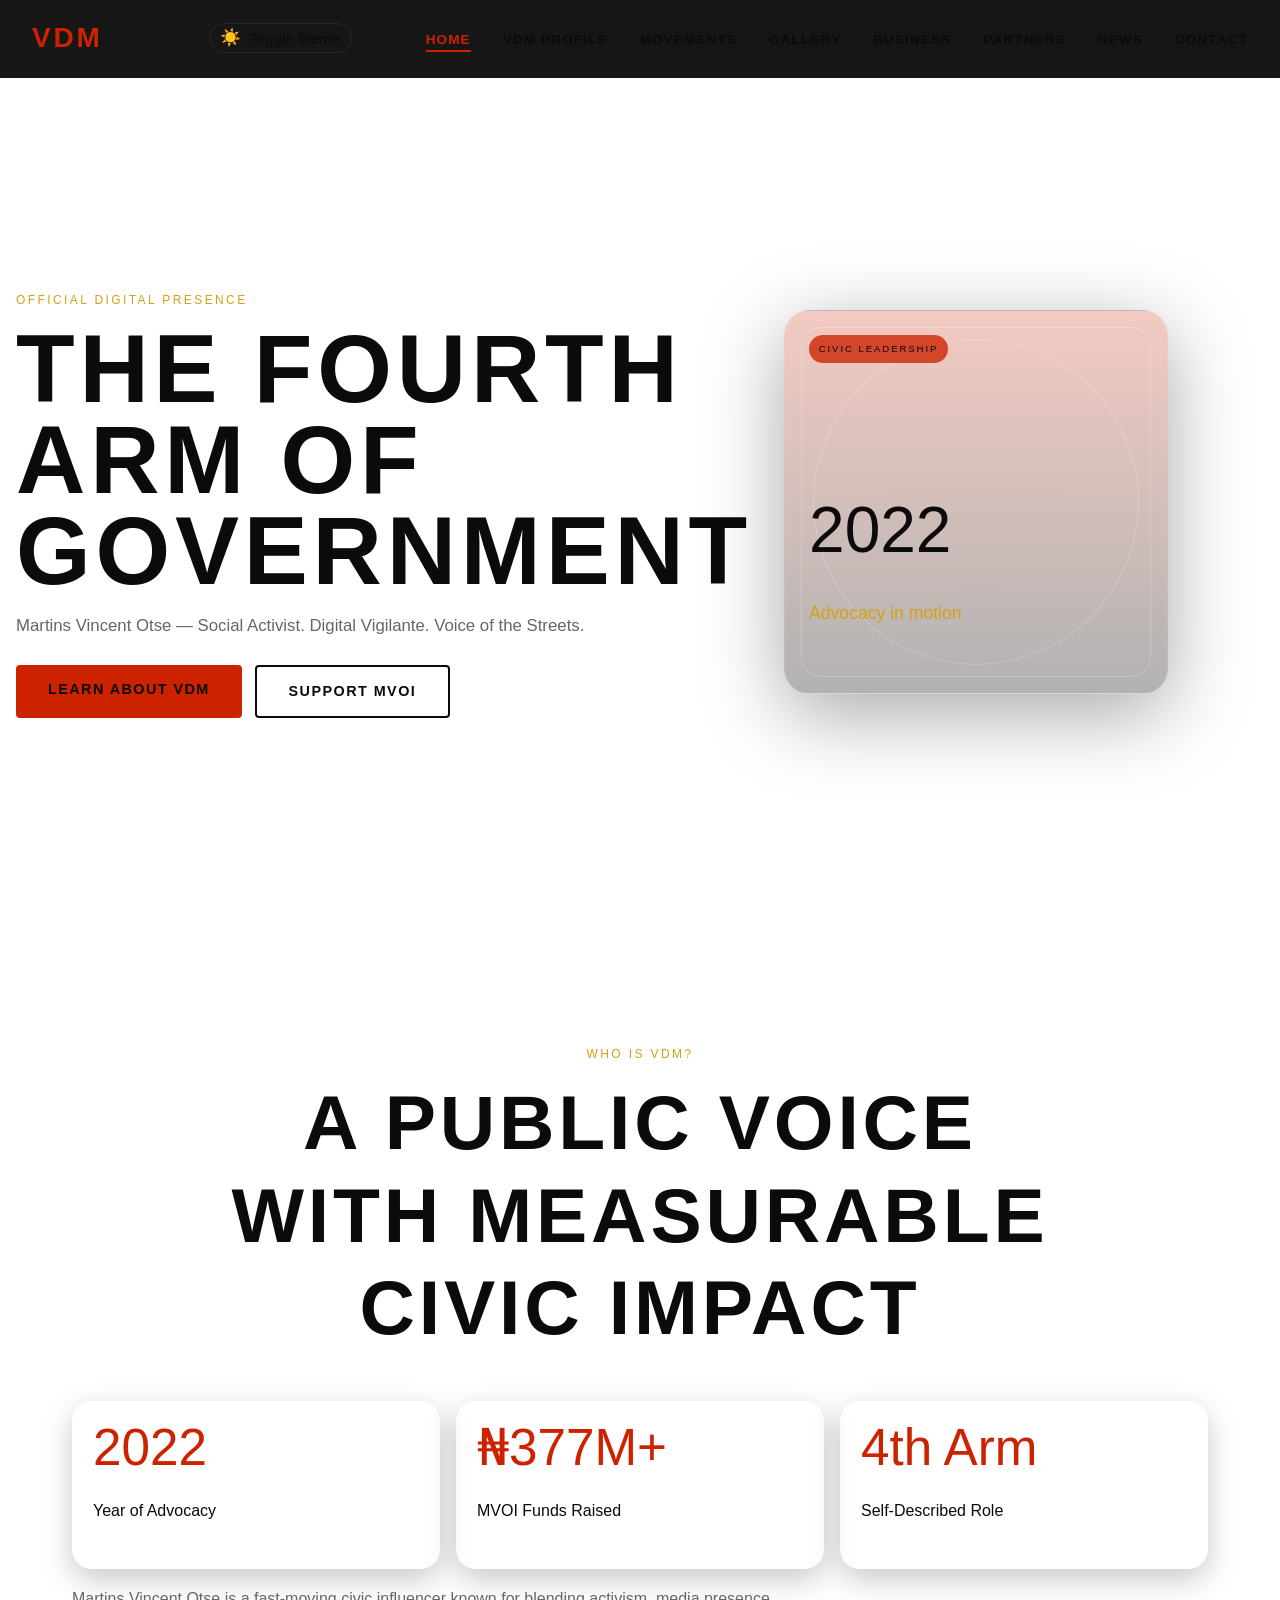
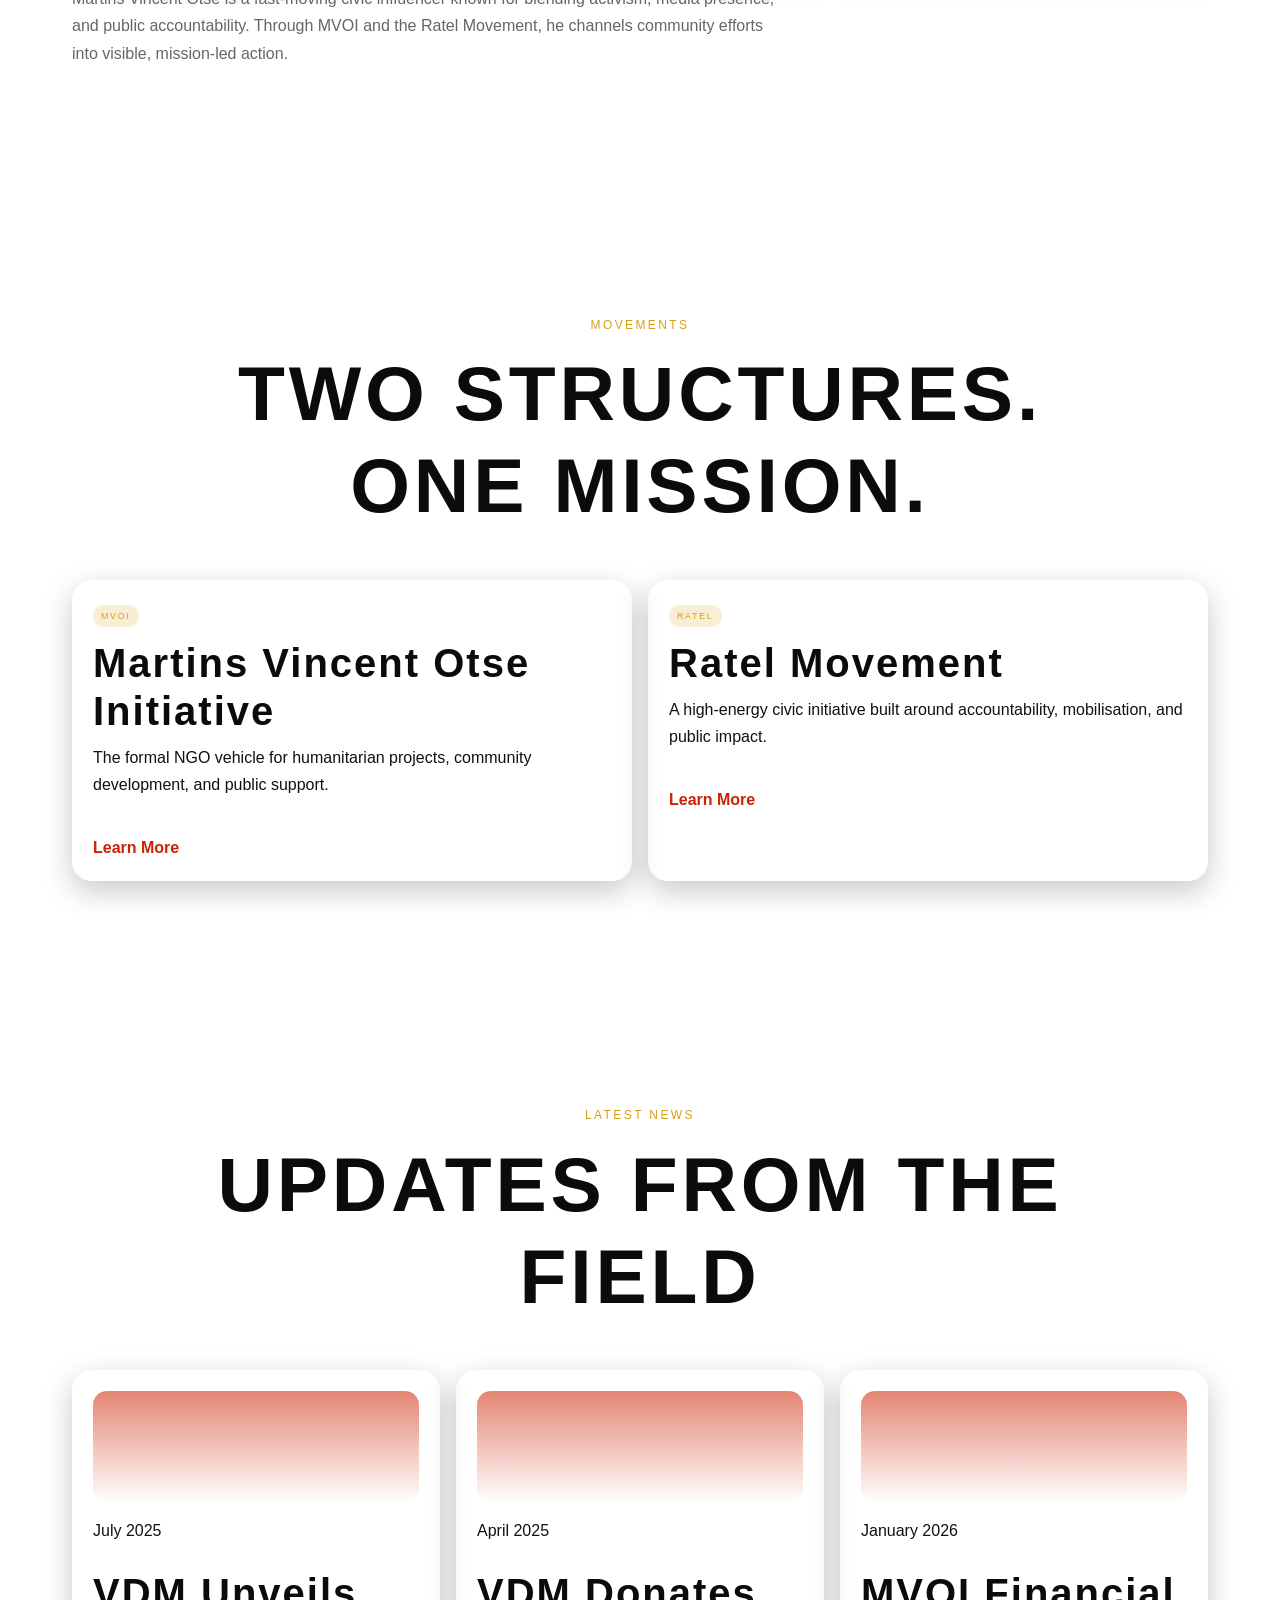
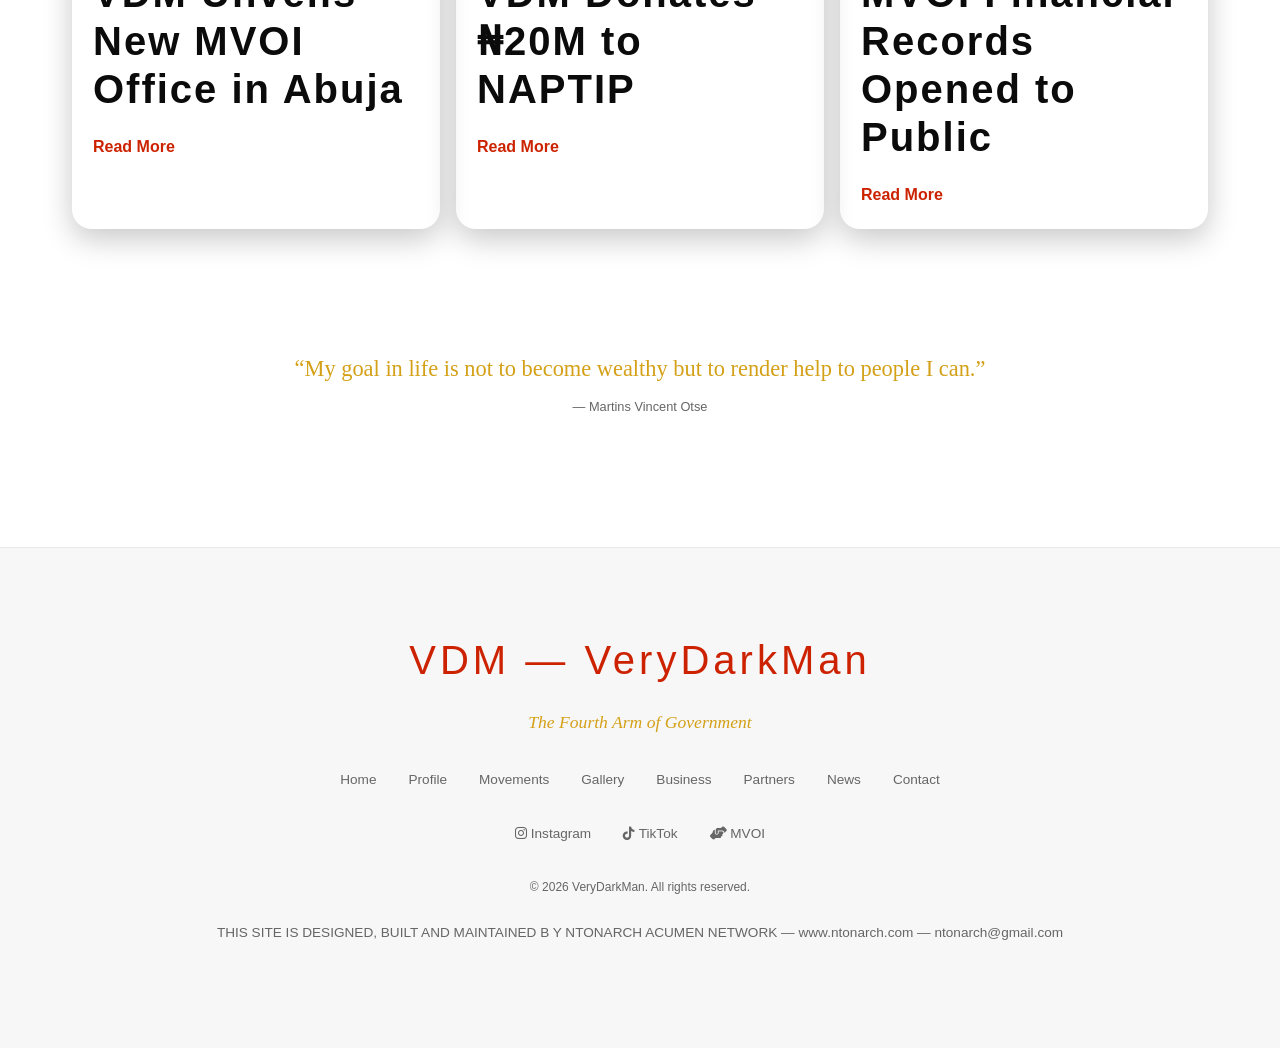
<file: index.html>
<!DOCTYPE html>
<html lang="en">
<head>
  <meta charset="UTF-8" />
  <meta name="viewport" content="width=device-width, initial-scale=1.0" />
  <meta name="description" content="VeryDarkMan - Nigerian social media activist, MVOI founder, and the voice of the Ratel Movement." />
  <title>VeryDarkMan — Home</title>
  
  <!-- Open Graph Meta Tags -->
  <meta property="og:title" content="VeryDarkMan — Martins Vincent Otse" />
  <meta property="og:description" content="Official website of VeryDarkMan, Nigerian activist, MVOI founder, and the voice of the Ratel Movement." />
  <meta property="og:url" content="https://verydarkman.com" />
  <meta property="og:type" content="website" />
  
  <!-- Twitter Card -->
  <meta name="twitter:card" content="summary_large_image" />
  <meta name="twitter:title" content="VeryDarkMan — Martins Vincent Otse" />
  
  <!-- Stylesheets -->
  <link rel="stylesheet" href="css/global.css" />
  <link rel="stylesheet" href="css/home.css" />
  <link rel="stylesheet" href="https://cdnjs.cloudflare.com/ajax/libs/font-awesome/6.4.0/css/all.min.css" />
  
  <!-- Favicon -->
  <link rel="icon" href="images/VDMlogo.png" type="image/png" />
</head>
<body>
  <!-- Navigation Bar -->
  <nav class="navbar" id="navbar">
    <div class="nav-brand">
      <span class="brand-vdm">VDM</span>
    </div>
    <div class="nav-toggle" id="navToggle">
      <span></span>
      <span></span>
      <span></span>
    </div>
    <div class="theme-toggle">
      <button id="themeToggle" aria-label="Toggle theme" aria-pressed="false" title="Toggle theme"><span class="icon">🌙</span><span class="visually-hidden">Toggle theme</span></button>
    </div>
    <ul class="nav-links" id="navLinks">
      <li><a href="index.html" class="active">Home</a></li>
      <li><a href="profile.html">VDM Profile</a></li>
      <li class="dropdown">
        <a href="movements.html" class="dropdown-trigger">Movements</a>
        <ul class="dropdown-menu">
          <li><a href="mvoi.html">MVOI</a></li>
          <li><a href="ratel.html">Ratel Movement</a></li>
        </ul>
      </li>
      <li><a href="gallery.html">Gallery</a></li>
      <li><a href="business.html">Business</a></li>
      <li><a href="partners.html">Partners</a></li>
      <li><a href="news.html">News</a></li>
      <li><a href="contact.html">Contact</a></li>
    </ul>
  </nav>

  <main>
    <section class="hero-section">
      <div class="hero-copy reveal">
        <p class="eyebrow">Official digital presence</p>
        <h1>THE FOURTH ARM OF GOVERNMENT</h1>
        <p class="hero-subline">Martins Vincent Otse — Social Activist. Digital Vigilante. Voice of the Streets.</p>
        <div class="hero-actions">
          <a class="btn btn-primary" href="profile.html">Learn About VDM</a>
          <a class="btn btn-outline" href="mvoi.html">Support MVOI</a>
        </div>
      </div>
      <div class="hero-visual reveal">
        <div class="hero-card">
          <div class="overlay-ring"></div>
          <div class="hero-badge">Civic Leadership</div>
          <p class="hero-stat-top">2022</p>
          <p class="hero-stat-bottom">Advocacy in motion</p>
        </div>
      </div>
    </section>

    <section class="section stats-strip">
      <div class="container">
        <div class="section-heading reveal">
          <p class="section-kicker">Who is VDM?</p>
          <h2 class="section-title">A public voice with measurable civic impact</h2>
        </div>
        <div class="stat-grid">
          <article class="stat-card reveal">
            <p class="stat-number">2022</p>
            <p class="stat-label">Year of Advocacy</p>
          </article>
          <article class="stat-card reveal">
            <p class="stat-number">₦377M+</p>
            <p class="stat-label">MVOI Funds Raised</p>
          </article>
          <article class="stat-card reveal">
            <p class="stat-number">4th Arm</p>
            <p class="stat-label">Self-Described Role</p>
          </article>
        </div>
        <p class="bio-copy reveal">Martins Vincent Otse is a fast-moving civic influencer known for blending activism, media presence, and public accountability. Through MVOI and the Ratel Movement, he channels community efforts into visible, mission-led action.</p>
      </div>
    </section>

    <section class="section movement-preview">
      <div class="container">
        <div class="section-heading reveal">
          <p class="section-kicker">Movements</p>
          <h2 class="section-title">Two structures. One mission.</h2>
        </div>
        <div class="movement-grid">
          <article class="movement-card reveal">
            <p class="movement-tag">MVOI</p>
            <h3>Martins Vincent Otse Initiative</h3>
            <p>The formal NGO vehicle for humanitarian projects, community development, and public support.</p>
            <a href="mvoi.html">Learn More</a>
          </article>
          <article class="movement-card reveal">
            <p class="movement-tag">Ratel</p>
            <h3>Ratel Movement</h3>
            <p>A high-energy civic initiative built around accountability, mobilisation, and public impact.</p>
            <a href="ratel.html">Learn More</a>
          </article>
        </div>
      </div>
    </section>

    <section class="section news-strip">
      <div class="container">
        <div class="section-heading reveal">
          <p class="section-kicker">Latest news</p>
          <h2 class="section-title">Updates from the field</h2>
        </div>
        <div class="news-grid">
          <article class="news-card reveal">
            <div class="news-thumb"></div>
            <p class="news-date">July 2025</p>
            <h3>VDM Unveils New MVOI Office in Abuja</h3>
            <a href="news.html">Read More</a>
          </article>
          <article class="news-card reveal">
            <div class="news-thumb"></div>
            <p class="news-date">April 2025</p>
            <h3>VDM Donates ₦20M to NAPTIP</h3>
            <a href="news.html">Read More</a>
          </article>
          <article class="news-card reveal">
            <div class="news-thumb"></div>
            <p class="news-date">January 2026</p>
            <h3>MVOI Financial Records Opened to Public</h3>
            <a href="news.html">Read More</a>
          </article>
        </div>
      </div>
    </section>

    <section class="quote-band reveal">
      <div class="container">
        <p class="quote-text">“My goal in life is not to become wealthy but to render help to people I can.”</p>
        <p class="quote-author">— Martins Vincent Otse</p>
      </div>
    </section>
  </main>

  <footer class="footer">
    <div class="footer-inner">
      <div class="footer-brand">VDM — VeryDarkMan</div>
      <p class="footer-tagline">The Fourth Arm of Government</p>
      <div class="footer-links">
        <a href="index.html">Home</a>
        <a href="profile.html">Profile</a>
        <a href="movements.html">Movements</a>
        <a href="gallery.html">Gallery</a>
        <a href="business.html">Business</a>
        <a href="partners.html">Partners</a>
        <a href="news.html">News</a>
        <a href="contact.html">Contact</a>
      </div>
      <div class="footer-social">
        <a href="https://instagram.com/verydarkblackman" target="_blank" rel="noreferrer"><i class="fab fa-instagram"></i> Instagram</a>
        <a href="https://tiktok.com/@verydarkman" target="_blank" rel="noreferrer"><i class="fab fa-tiktok"></i> TikTok</a>
        <a href="https://mvoi4all.com" target="_blank" rel="noreferrer"><i class="fas fa-hands-helping"></i> MVOI</a>
      </div>
      <p class="footer-copy">&copy; 2026 VeryDarkMan. All rights reserved.</p>
      <p class="footer-credit">THIS SITE IS DESIGNED, BUILT AND MAINTAINED B
        Y NTONARCH ACUMEN NETWORK — www.ntonarch.com — ntonarch@gmail.com</p>
    </div>
  </footer>

  <script src="js/global.js"></script>
  <script src="js/home.js"></script>
</body>
</html>
</file>
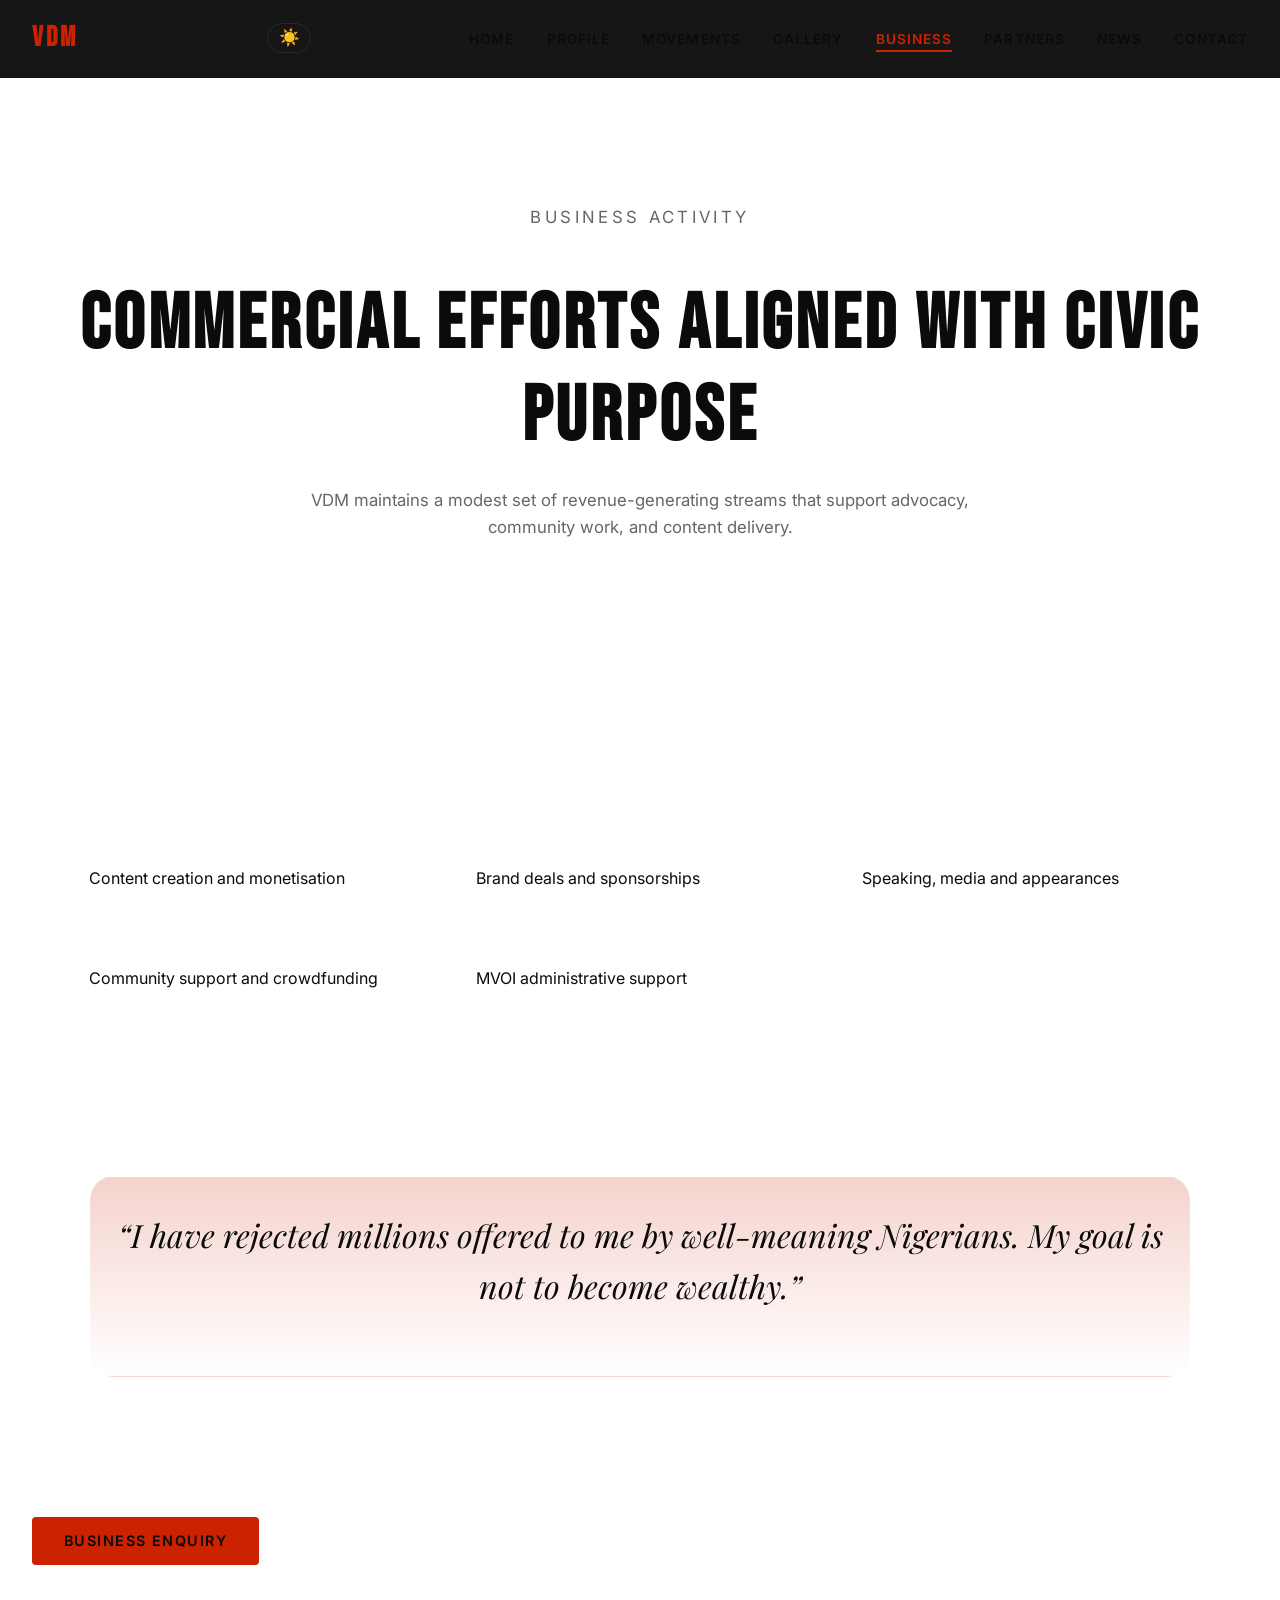
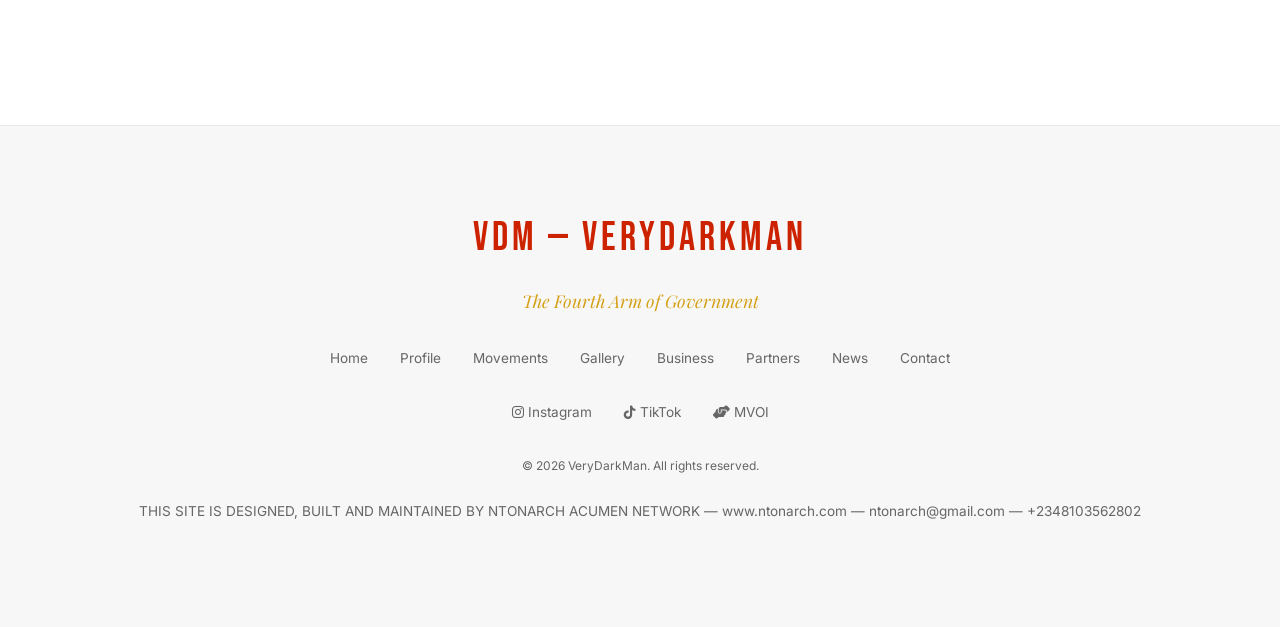
<file: business.html>
<!DOCTYPE html>
<html lang="en">
<head>
  <meta charset="UTF-8" />
  <meta name="viewport" content="width=device-width, initial-scale=1.0" />
  <title>Business — VDM</title>
  <meta name="description" content="Business and commercial activity overview for VDM." />
  <link rel="stylesheet" href="css/global.css" />
  <link rel="stylesheet" href="css/business.css" />
  <link rel="icon" href="images/VDMlogo.png" type="image/png" />
  <link href="https://fonts.googleapis.com/css2?family=Bebas+Neue&family=Inter:wght@300;400;600;700&family=Playfair+Display:ital,wght@1,400&display=swap" rel="stylesheet">
  <link rel="stylesheet" href="https://cdnjs.cloudflare.com/ajax/libs/font-awesome/6.4.0/css/all.min.css" />
</head>
<body>
  <nav class="navbar" id="navbar">
    <div class="nav-brand">
      <span class="brand-vdm">VDM</span>
    </div>
    <button class="nav-toggle" id="navToggle" aria-label="Toggle menu" aria-expanded="false" aria-controls="navLinks">
      <span></span>
      <span></span>
      <span></span>
    </button>
    <div class="theme-toggle">
      <button id="themeToggle" aria-label="Toggle theme" aria-pressed="false" title="Toggle theme"><span class="icon">🌙</span></button>
    </div>
    <ul class="nav-links" id="navLinks">
      <li><a href="index.html">Home</a></li>
      <li><a href="profile.html">Profile</a></li>
      <li class="dropdown">
        <a href="movements.html" class="dropdown-trigger">Movements</a>
        <ul class="dropdown-menu">
          <li><a href="mvoi.html">MVOI</a></li>
          <li><a href="ratel.html">Ratel Movement</a></li>
        </ul>
      </li>
      <li><a href="gallery.html">Gallery</a></li>
      <li><a href="business.html">Business</a></li>
      <li><a href="partners.html">Partners</a></li>
      <li><a href="news.html">News</a></li>
      <li><a href="contact.html">Contact</a></li>
    </ul>
  </nav>
  <main>
    <section class="section business-intro">
      <div class="container">
        <p class="eyebrow">Business activity</p>
        <h1>Commercial efforts aligned with civic purpose</h1>
        <p>VDM maintains a modest set of revenue-generating streams that support advocacy, community work, and content delivery.</p>
      </div>
    </section>
    <section class="section business-grid">
      <div class="container grid-3">
        <article class="business-card reveal">Content creation and monetisation</article>
        <article class="business-card reveal">Brand deals and sponsorships</article>
        <article class="business-card reveal">Speaking, media and appearances</article>
        <article class="business-card reveal">Community support and crowdfunding</article>
        <article class="business-card reveal">MVOI administrative support</article>
      </div>
    </section>
    <section class="quote-band reveal"><p>“I have rejected millions offered to me by well-meaning Nigerians. My goal is not to become wealthy.”</p></section>
    <section class="section cta-band"><a class="btn btn-primary" href="contact.html?subject=Business+Enquiry">Business enquiry</a></section>
  </main>
  <footer class="footer">
    <div class="footer-inner">
      <div class="footer-brand">VDM — VeryDarkMan</div>
      <p class="footer-tagline">The Fourth Arm of Government</p>
      <div class="footer-links">
        <a href="index.html">Home</a>
        <a href="profile.html">Profile</a>
        <a href="movements.html">Movements</a>
        <a href="gallery.html">Gallery</a>
        <a href="business.html">Business</a>
        <a href="partners.html">Partners</a>
        <a href="news.html">News</a>
        <a href="contact.html">Contact</a>
      </div>
      <div class="footer-social">
        <a href="https://instagram.com/verydarkblackman" target="_blank" rel="noreferrer"><i class="fab fa-instagram"></i> Instagram</a>
        <a href="https://tiktok.com/@verydarkman" target="_blank" rel="noreferrer"><i class="fab fa-tiktok"></i> TikTok</a>
        <a href="https://mvoi4all.com" target="_blank" rel="noreferrer"><i class="fas fa-hands-helping"></i> MVOI</a>
      </div>
      <p class="footer-copy">&copy; 2026 VeryDarkMan. All rights reserved.</p>
      <p class="footer-credit">THIS SITE IS DESIGNED, BUILT AND MAINTAINED BY NTONARCH ACUMEN NETWORK — www.ntonarch.com — ntonarch@gmail.com — +2348103562802</p>
    </div>
  </footer>
  <script src="js/global.js"></script>
  <script src="js/business.js"></script>
</body>
</html>
</file>
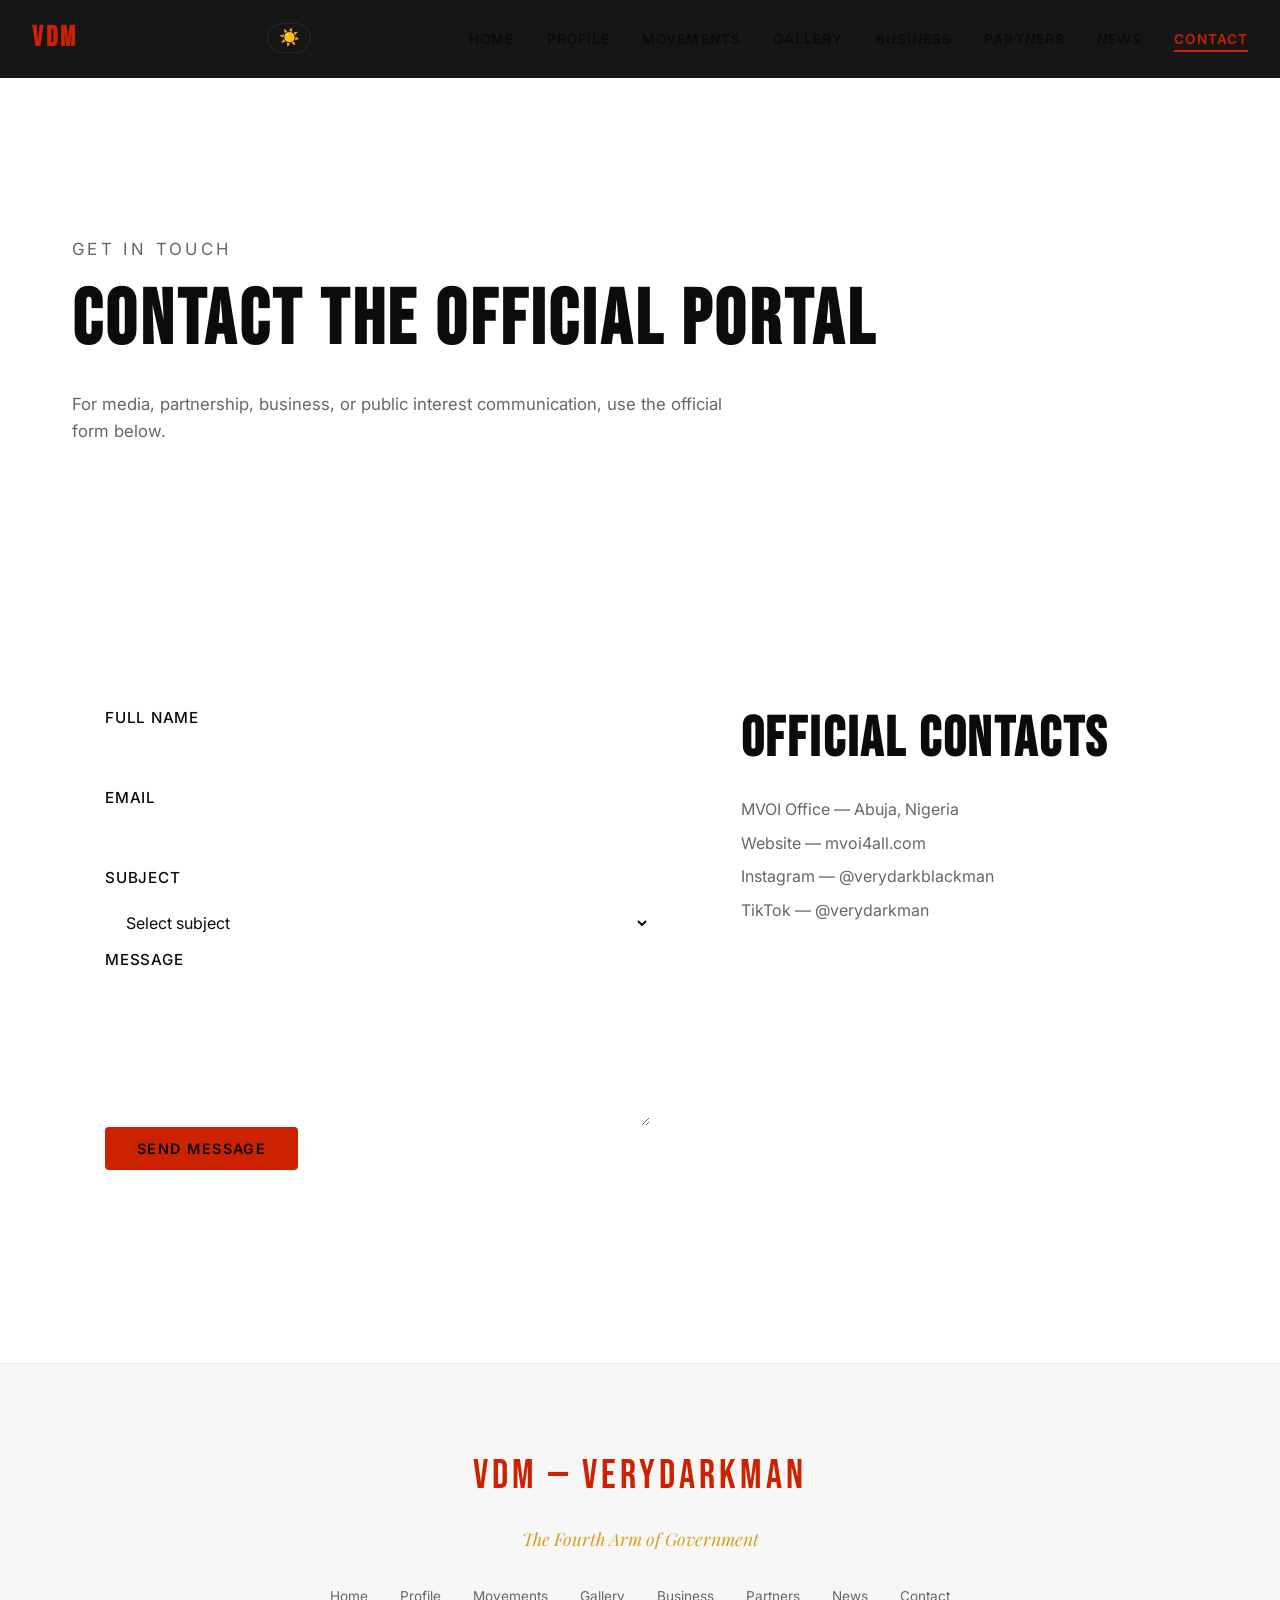
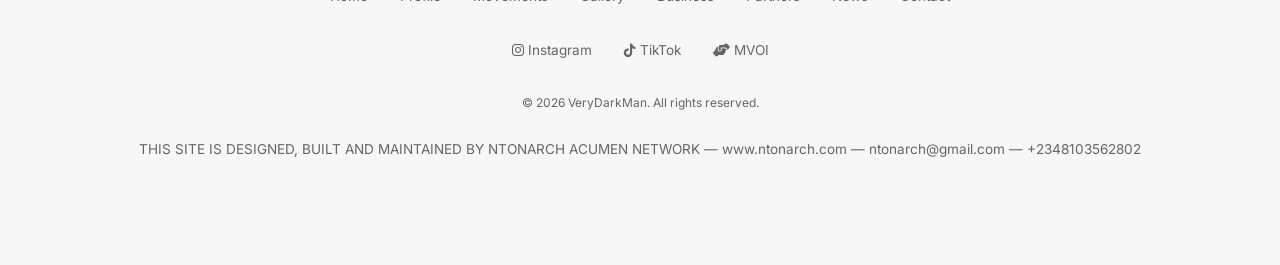
<file: contact.html>
<!DOCTYPE html>
<html lang="en">
<head>
  <meta charset="UTF-8" />
  <meta name="viewport" content="width=device-width, initial-scale=1.0" />
  <title>Contact — VDM</title>
  <meta name="description" content="Contact the VDM official portal for enquiries, partnerships, and media." />
  <link rel="stylesheet" href="css/global.css" />
  <link rel="stylesheet" href="css/contact.css" />
  <link rel="icon" href="images/VDMlogo.png" type="image/png" />
  <link href="https://fonts.googleapis.com/css2?family=Bebas+Neue&family=Inter:wght@300;400;600;700&family=Playfair+Display:ital,wght@1,400&display=swap" rel="stylesheet">
  <link rel="stylesheet" href="https://cdnjs.cloudflare.com/ajax/libs/font-awesome/6.4.0/css/all.min.css" />
</head>
<body>
  <nav class="navbar" id="navbar">
    <div class="nav-brand">
      <span class="brand-vdm">VDM</span>
    </div>
    <button class="nav-toggle" id="navToggle" aria-label="Toggle menu" aria-expanded="false" aria-controls="navLinks">
      <span></span>
      <span></span>
      <span></span>
    </button>
    <div class="theme-toggle">
      <button id="themeToggle" aria-label="Toggle theme" aria-pressed="false" title="Toggle theme"><span class="icon">🌙</span></button>
    </div>
    <ul class="nav-links" id="navLinks">
      <li><a href="index.html">Home</a></li>
      <li><a href="profile.html">Profile</a></li>
      <li class="dropdown">
        <a href="movements.html" class="dropdown-trigger">Movements</a>
        <ul class="dropdown-menu">
          <li><a href="mvoi.html">MVOI</a></li>
          <li><a href="ratel.html">Ratel Movement</a></li>
        </ul>
      </li>
      <li><a href="gallery.html">Gallery</a></li>
      <li><a href="business.html">Business</a></li>
      <li><a href="partners.html">Partners</a></li>
      <li><a href="news.html">News</a></li>
      <li><a href="contact.html">Contact</a></li>
    </ul>
  </nav>
  <main>
    <section class="section contact-hero">
      <div class="container">
        <p class="eyebrow">Get in touch</p>
        <h1>Contact the official portal</h1>
        <p>For media, partnership, business, or public interest communication, use the official form below.</p>
      </div>
    </section>
    <section class="section contact-layout">
      <div class="container contact-grid">
        <form class="contact-form reveal" id="contactForm">
          <label>Full Name<input type="text" id="fullName" required /></label>
          <label>Email<input type="email" id="email" required /></label>
          <label>Subject<select id="subject" required><option value="">Select subject</option><option>General Enquiry</option><option>Media / Press</option><option>Partnership Enquiry</option><option>Business Enquiry</option><option>MVOI / Donation</option><option>Ratel Movement</option></select></label>
          <label>Message<textarea id="message" rows="6" required></textarea></label>
          <button class="btn btn-primary" type="submit">Send Message</button>
          <p class="form-status" id="formStatus"></p>
        </form>
        <aside class="contact-info reveal">
          <h2>Official contacts</h2>
          <p>MVOI Office — Abuja, Nigeria</p>
          <p>Website — mvoi4all.com</p>
          <p>Instagram — @verydarkblackman</p>
          <p>TikTok — @verydarkman</p>
        </aside>
      </div>
    </section>
  </main>
  <footer class="footer">
    <div class="footer-inner">
      <div class="footer-brand">VDM — VeryDarkMan</div>
      <p class="footer-tagline">The Fourth Arm of Government</p>
      <div class="footer-links">
        <a href="index.html">Home</a>
        <a href="profile.html">Profile</a>
        <a href="movements.html">Movements</a>
        <a href="gallery.html">Gallery</a>
        <a href="business.html">Business</a>
        <a href="partners.html">Partners</a>
        <a href="news.html">News</a>
        <a href="contact.html">Contact</a>
      </div>
      <div class="footer-social">
        <a href="https://instagram.com/verydarkblackman" target="_blank" rel="noreferrer"><i class="fab fa-instagram"></i> Instagram</a>
        <a href="https://tiktok.com/@verydarkman" target="_blank" rel="noreferrer"><i class="fab fa-tiktok"></i> TikTok</a>
        <a href="https://mvoi4all.com" target="_blank" rel="noreferrer"><i class="fas fa-hands-helping"></i> MVOI</a>
      </div>
      <p class="footer-copy">&copy; 2026 VeryDarkMan. All rights reserved.</p>
      <p class="footer-credit">THIS SITE IS DESIGNED, BUILT AND MAINTAINED BY NTONARCH ACUMEN NETWORK — www.ntonarch.com — ntonarch@gmail.com — +2348103562802</p>
    </div>
  </footer>
  <script src="js/global.js"></script>
  <script src="js/contact.js"></script>
</body>
</html>
</file>
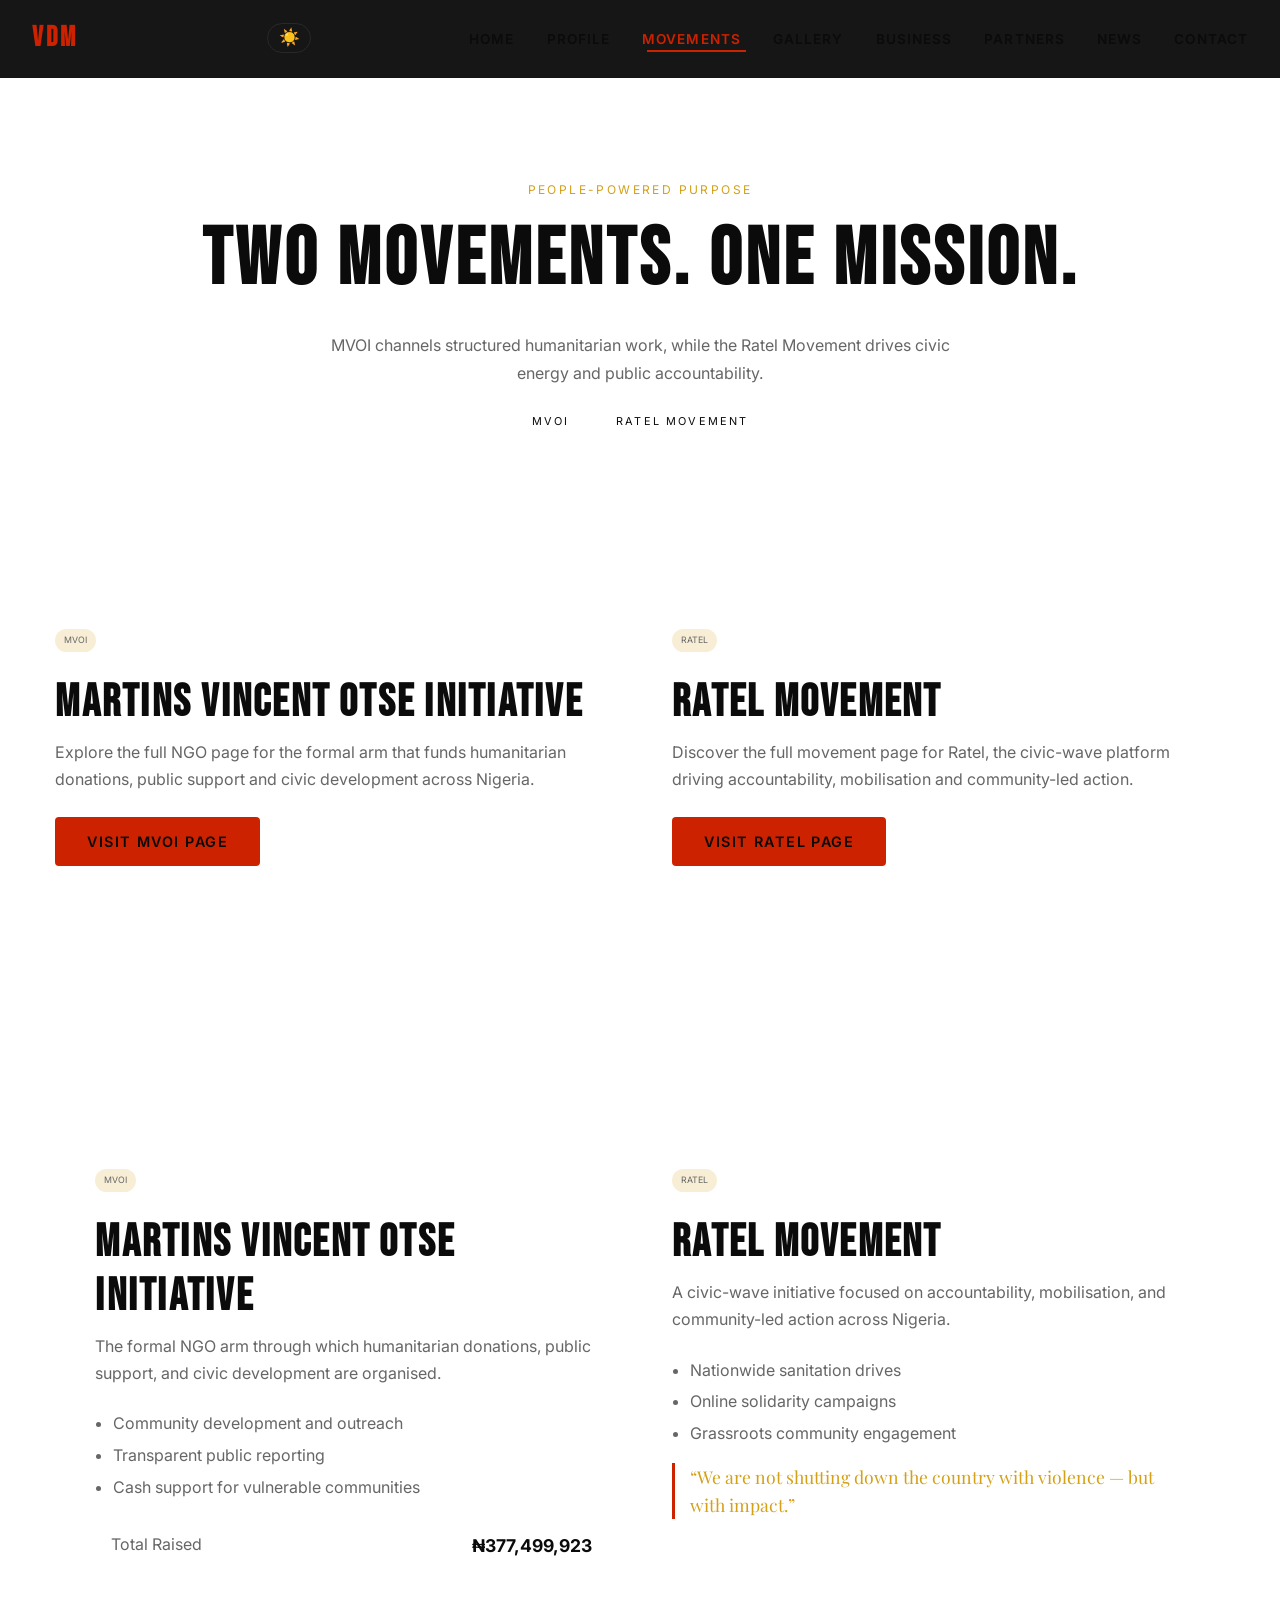
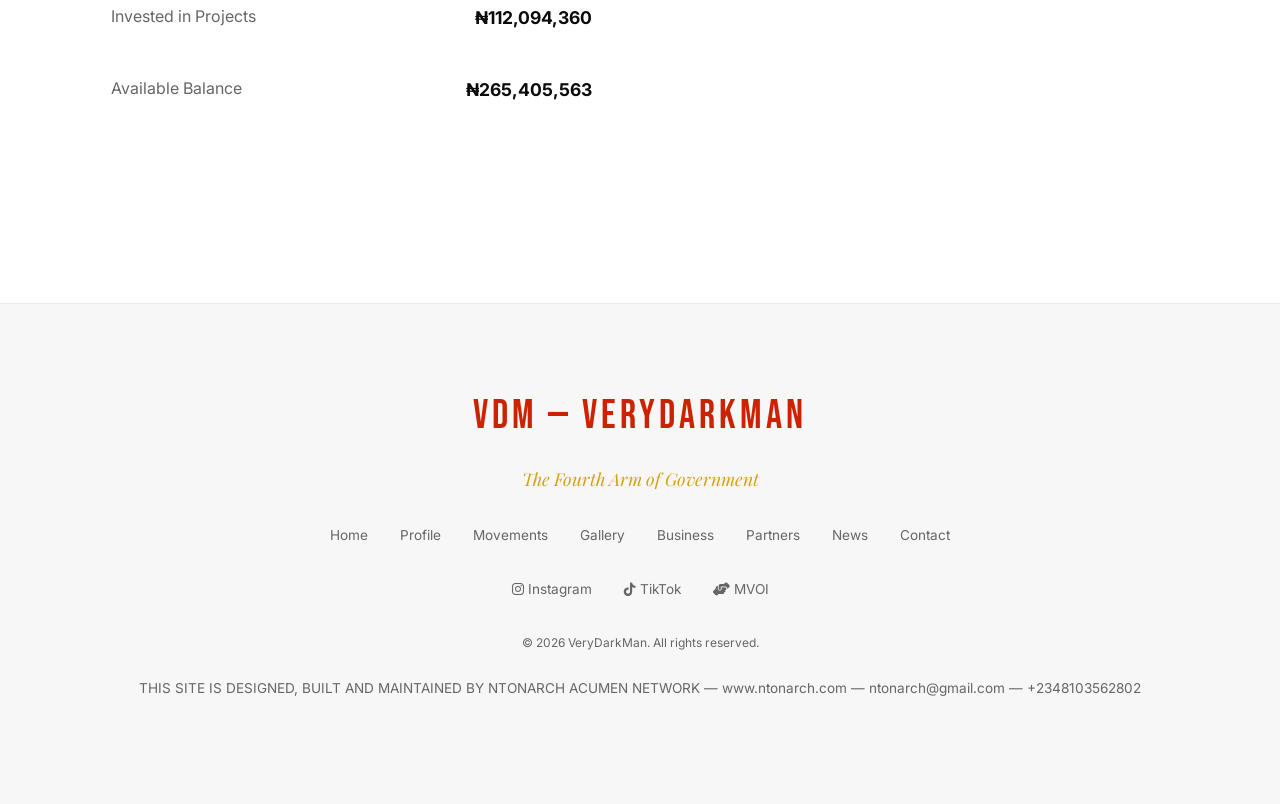
<file: movements.html>
<!DOCTYPE html>
<html lang="en">
<head>
  <meta charset="UTF-8" />
  <meta name="viewport" content="width=device-width, initial-scale=1.0" />
  <title>Movements — MVOI & Ratel</title>
  <meta name="description" content="The MVOI NGO and the Ratel Movement civic platform." />
  <link rel="stylesheet" href="css/global.css" />
  <link rel="stylesheet" href="css/movements.css" />
  <link rel="icon" href="images/VDMlogo.png" type="image/png" />
  <link href="https://fonts.googleapis.com/css2?family=Bebas+Neue&family=Inter:wght@300;400;600;700&family=Playfair+Display:ital,wght@1,400&display=swap" rel="stylesheet">
  <link rel="stylesheet" href="https://cdnjs.cloudflare.com/ajax/libs/font-awesome/6.4.0/css/all.min.css" />
</head>
<body>
  <nav class="navbar" id="navbar">
    <div class="nav-brand">
      <span class="brand-vdm">VDM</span>
    </div>
    <button class="nav-toggle" id="navToggle" aria-label="Toggle menu" aria-expanded="false" aria-controls="navLinks">
      <span></span>
      <span></span>
      <span></span>
    </button>
      <div class="theme-toggle">
        <button id="themeToggle" aria-label="Toggle theme" aria-pressed="false" title="Toggle theme"><span class="icon">🌙</span></button>
      </div>
    <ul class="nav-links" id="navLinks">
      <li><a href="index.html">Home</a></li>
      <li><a href="profile.html">Profile</a></li>
      <li class="dropdown">
        <a href="movements.html" class="dropdown-trigger">Movements</a>
        <ul class="dropdown-menu">
          <li><a href="mvoi.html">MVOI</a></li>
          <li><a href="ratel.html">Ratel Movement</a></li>
        </ul>
      </li>
      <li><a href="gallery.html">Gallery</a></li>
      <li><a href="business.html">Business</a></li>
      <li><a href="partners.html">Partners</a></li>
      <li><a href="news.html">News</a></li>
      <li><a href="contact.html">Contact</a></li>
    </ul>
  </nav>

  <main>
    <section class="movements-hero">
      <div class="container reveal">
        <p class="eyebrow">People-powered purpose</p>
        <h1>Two movements. One mission.</h1>
        <p class="hero-copy">MVOI channels structured humanitarian work, while the Ratel Movement drives civic energy and public accountability.</p>
        <div class="jump-links"><a href="#mvoi">MVOI</a><a href="#ratel">Ratel Movement</a></div>
      </div>
    </section>

    <section class="section movement-layout">
      <article class="movement-panel reveal">
        <p class="movement-label">MVOI</p>
        <h2>Martins Vincent Otse Initiative</h2>
        <p>Explore the full NGO page for the formal arm that funds humanitarian donations, public support and civic development across Nigeria.</p>
        <a class="btn btn-primary" href="mvoi.html">Visit MVOI Page</a>
      </article>
      <article class="movement-panel reveal">
        <p class="movement-label">Ratel</p>
        <h2>Ratel Movement</h2>
        <p>Discover the full movement page for Ratel, the civic-wave platform driving accountability, mobilisation and community-led action.</p>
        <a class="btn btn-primary" href="ratel.html">Visit Ratel Page</a>
      </article>
    </section>

    <section class="section movement-detail" id="mvoi">
      <div class="container movement-layout">
        <article class="movement-panel reveal">
          <p class="movement-label">MVOI</p>
          <h2>Martins Vincent Otse Initiative</h2>
          <p>The formal NGO arm through which humanitarian donations, public support, and civic development are organised.</p>
          <ul><li>Community development and outreach</li><li>Transparent public reporting</li><li>Cash support for vulnerable communities</li></ul>
          <div class="financial-block"><div class="finance-item"><span>Total Raised</span><strong>₦377,499,923</strong></div><div class="finance-item"><span>Invested in Projects</span><strong>₦112,094,360</strong></div><div class="finance-item"><span>Available Balance</span><strong>₦265,405,563</strong></div></div>
        </article>
        <article class="movement-panel reveal" id="ratel">
          <p class="movement-label">Ratel</p>
          <h2>Ratel Movement</h2>
          <p>A civic-wave initiative focused on accountability, mobilisation, and community-led action across Nigeria.</p>
          <ul><li>Nationwide sanitation drives</li><li>Online solidarity campaigns</li><li>Grassroots community engagement</li></ul>
          <div class="quote-box">“We are not shutting down the country with violence — but with impact.”</div>
        </article>
      </div>
    </section>
  </main>

  <footer class="footer">
    <div class="footer-inner">
      <div class="footer-brand">VDM — VeryDarkMan</div>
      <p class="footer-tagline">The Fourth Arm of Government</p>
      <div class="footer-links">
        <a href="index.html">Home</a>
        <a href="profile.html">Profile</a>
        <a href="movements.html">Movements</a>
        <a href="gallery.html">Gallery</a>
        <a href="business.html">Business</a>
        <a href="partners.html">Partners</a>
        <a href="news.html">News</a>
        <a href="contact.html">Contact</a>
      </div>
      <div class="footer-social">
        <a href="https://instagram.com/verydarkblackman" target="_blank" rel="noreferrer"><i class="fab fa-instagram"></i> Instagram</a>
        <a href="https://tiktok.com/@verydarkman" target="_blank" rel="noreferrer"><i class="fab fa-tiktok"></i> TikTok</a>
        <a href="https://mvoi4all.com" target="_blank" rel="noreferrer"><i class="fas fa-hands-helping"></i> MVOI</a>
      </div>
        <p class="footer-copy">&copy; 2026 VeryDarkMan. All rights reserved.</p>
        <p class="footer-credit">THIS SITE IS DESIGNED, BUILT AND MAINTAINED BY NTONARCH ACUMEN NETWORK — www.ntonarch.com — ntonarch@gmail.com — +2348103562802</p>
    </div>
  </footer>

  <script src="js/global.js"></script>
  <script src="js/movements.js"></script>
</body>
</html>
</file>
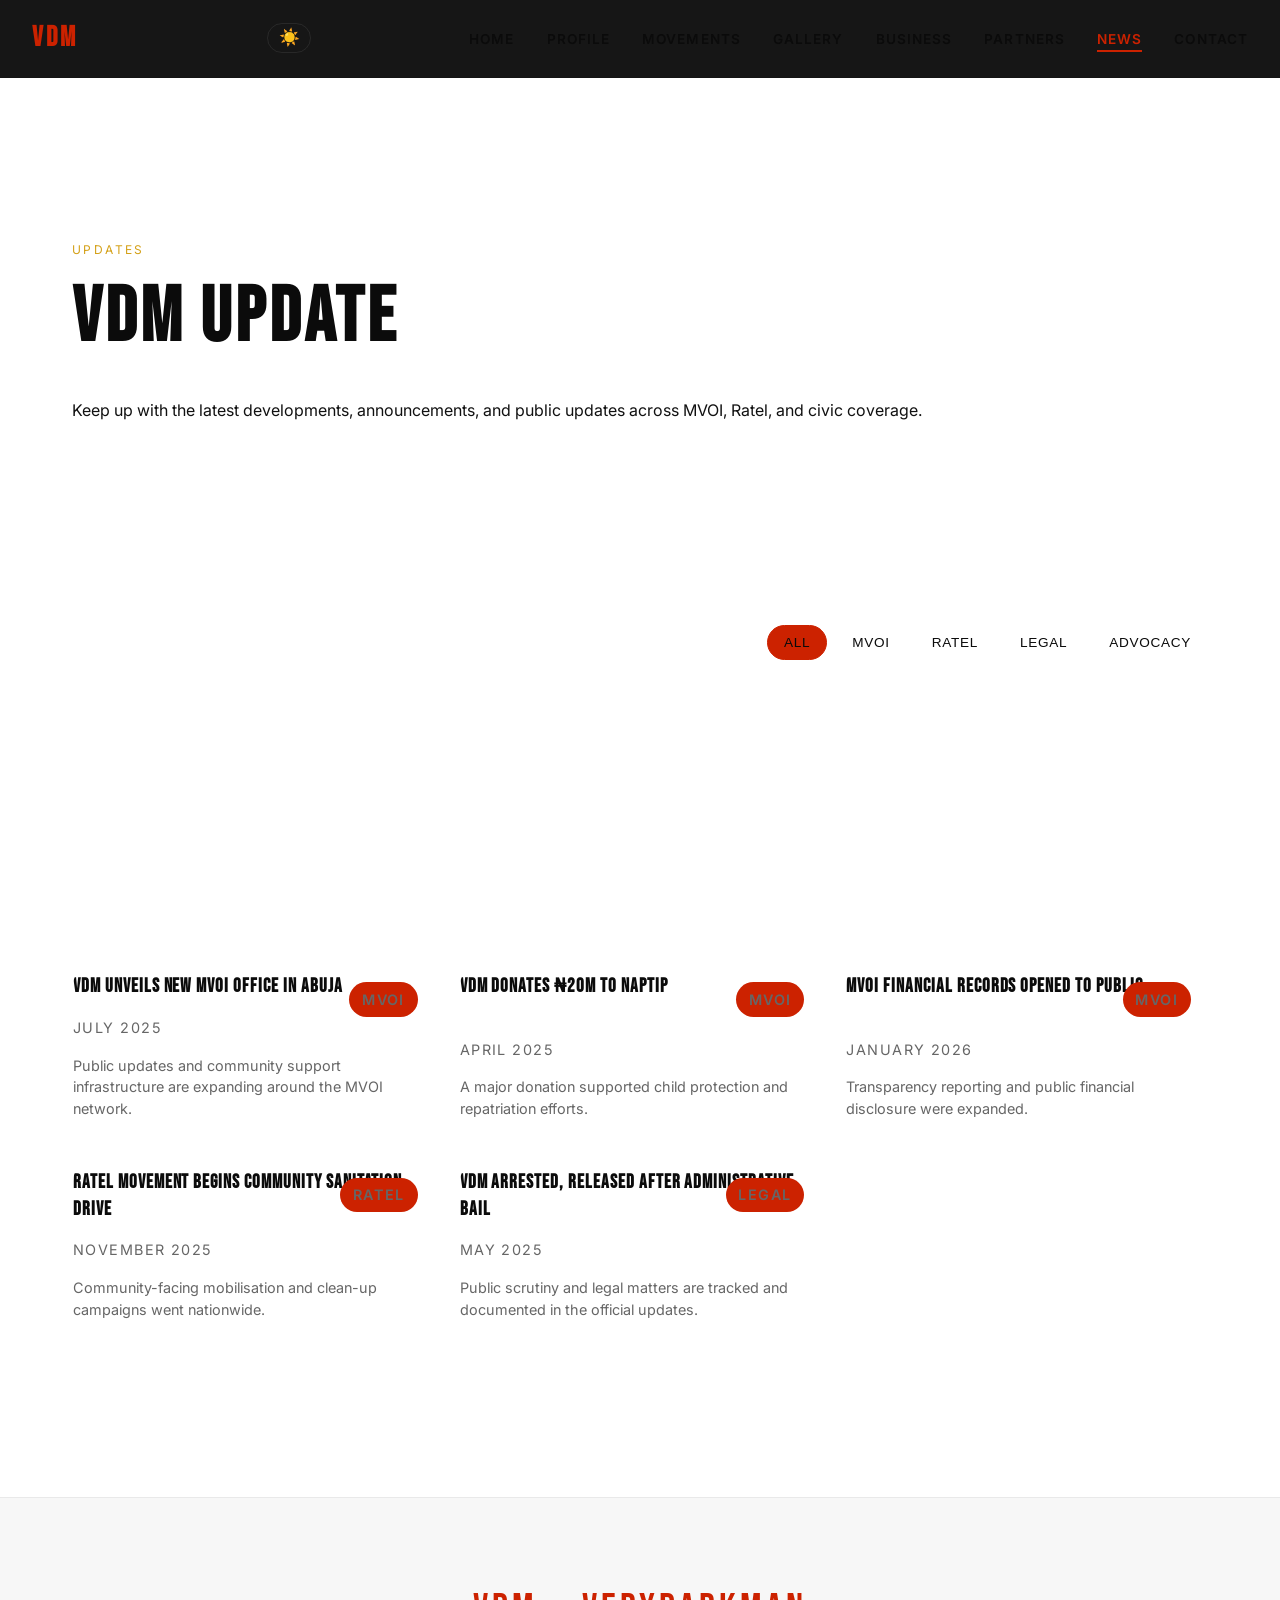
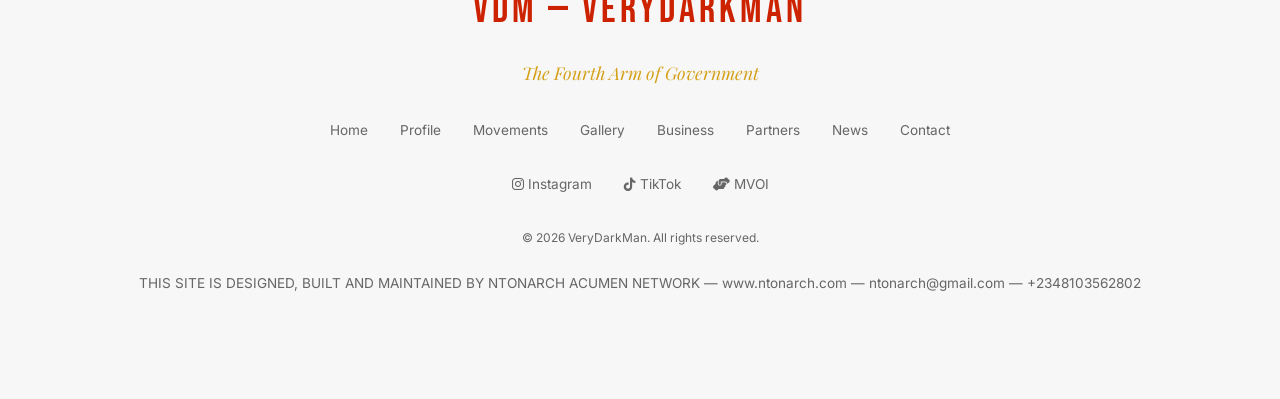
<file: news.html>
<!DOCTYPE html>
<html lang="en">
<head>
  <meta charset="UTF-8" />
  <meta name="viewport" content="width=device-width, initial-scale=1.0" />
  <title>News — VDM</title>
  <meta name="description" content="Latest updates, announcements, and coverage around VDM and his movements." />
  <link rel="stylesheet" href="css/global.css" />
  <link rel="stylesheet" href="css/news.css" />
  <link rel="icon" href="images/VDMlogo.png" type="image/png" />
  <link href="https://fonts.googleapis.com/css2?family=Bebas+Neue&family=Inter:wght@300;400;600;700&family=Playfair+Display:ital,wght@1,400&display=swap" rel="stylesheet">
  <link rel="stylesheet" href="https://cdnjs.cloudflare.com/ajax/libs/font-awesome/6.4.0/css/all.min.css" />
</head>
<body>
  <nav class="navbar" id="navbar">
    <div class="nav-brand">
      <span class="brand-vdm">VDM</span>
    </div>
    <button class="nav-toggle" id="navToggle" aria-label="Toggle menu" aria-expanded="false" aria-controls="navLinks">
      <span></span>
      <span></span>
      <span></span>
    </button>
    <div class="theme-toggle">
      <button id="themeToggle" aria-label="Toggle theme" aria-pressed="false" title="Toggle theme"><span class="icon">🌙</span></button>
    </div>
    <ul class="nav-links" id="navLinks">
      <li><a href="index.html">Home</a></li>
      <li><a href="profile.html">Profile</a></li>
      <li class="dropdown">
        <a href="movements.html" class="dropdown-trigger">Movements</a>
        <ul class="dropdown-menu">
          <li><a href="mvoi.html">MVOI</a></li>
          <li><a href="ratel.html">Ratel Movement</a></li>
        </ul>
      </li>
      <li><a href="gallery.html">Gallery</a></li>
      <li><a href="business.html">Business</a></li>
      <li><a href="partners.html">Partners</a></li>
      <li><a href="news.html">News</a></li>
      <li><a href="contact.html">Contact</a></li>
    </ul>
  </nav>
  <main>
    <section class="section news-hero">
      <div class="container">
        <p class="eyebrow">Updates</p>
        <h1>VDM Update</h1>
        <p>Keep up with the latest developments, announcements, and public updates across MVOI, Ratel, and civic coverage.</p>
      </div>
    </section>
    <section class="section news-controls">
      <div class="container">
        <div class="news-toolbar">
          <input type="text" id="newsSearch" placeholder="Search stories" />
          <div class="filter-pills">
            <button class="filter-btn active" data-filter="All">All</button>
            <button class="filter-btn" data-filter="MVOI">MVOI</button>
            <button class="filter-btn" data-filter="Ratel">Ratel</button>
            <button class="filter-btn" data-filter="Legal">Legal</button>
            <button class="filter-btn" data-filter="Advocacy">Advocacy</button>
          </div>
        </div>
      </div>
    </section>
    <section class="section news-grid-section">
      <div class="container news-grid" id="newsGrid">
        <article class="news-card reveal" data-category="MVOI"><p class="news-category">MVOI</p><h3>VDM Unveils New MVOI Office in Abuja</h3><p class="news-date">July 2025</p><p>Public updates and community support infrastructure are expanding around the MVOI network.</p></article>
        <article class="news-card reveal" data-category="MVOI"><p class="news-category">MVOI</p><h3>VDM Donates ₦20M to NAPTIP</h3><p class="news-date">April 2025</p><p>A major donation supported child protection and repatriation efforts.</p></article>
        <article class="news-card reveal" data-category="MVOI"><p class="news-category">MVOI</p><h3>MVOI Financial Records Opened to Public</h3><p class="news-date">January 2026</p><p>Transparency reporting and public financial disclosure were expanded.</p></article>
        <article class="news-card reveal" data-category="Ratel"><p class="news-category">Ratel</p><h3>Ratel Movement Begins Community Sanitation Drive</h3><p class="news-date">November 2025</p><p>Community-facing mobilisation and clean-up campaigns went nationwide.</p></article>
        <article class="news-card reveal" data-category="Legal"><p class="news-category">Legal</p><h3>VDM Arrested, Released After Administrative Bail</h3><p class="news-date">May 2025</p><p>Public scrutiny and legal matters are tracked and documented in the official updates.</p></article>
      </div>
    </section>
  </main>
  <footer class="footer">
    <div class="footer-inner">
      <div class="footer-brand">VDM — VeryDarkMan</div>
      <p class="footer-tagline">The Fourth Arm of Government</p>
      <div class="footer-links">
        <a href="index.html">Home</a>
        <a href="profile.html">Profile</a>
        <a href="movements.html">Movements</a>
        <a href="gallery.html">Gallery</a>
        <a href="business.html">Business</a>
        <a href="partners.html">Partners</a>
        <a href="news.html">News</a>
        <a href="contact.html">Contact</a>
      </div>
      <div class="footer-social">
        <a href="https://instagram.com/verydarkblackman" target="_blank" rel="noreferrer"><i class="fab fa-instagram"></i> Instagram</a>
        <a href="https://tiktok.com/@verydarkman" target="_blank" rel="noreferrer"><i class="fab fa-tiktok"></i> TikTok</a>
        <a href="https://mvoi4all.com" target="_blank" rel="noreferrer"><i class="fas fa-hands-helping"></i> MVOI</a>
      </div>
      <p class="footer-copy">&copy; 2026 VeryDarkMan. All rights reserved.</p>
      <p class="footer-credit">THIS SITE IS DESIGNED, BUILT AND MAINTAINED BY NTONARCH ACUMEN NETWORK — www.ntonarch.com — ntonarch@gmail.com — +2348103562802</p>
    </div>
  </footer>
  <script src="js/global.js"></script>
  <script src="js/news.js"></script>
</body>
</html>
</file>
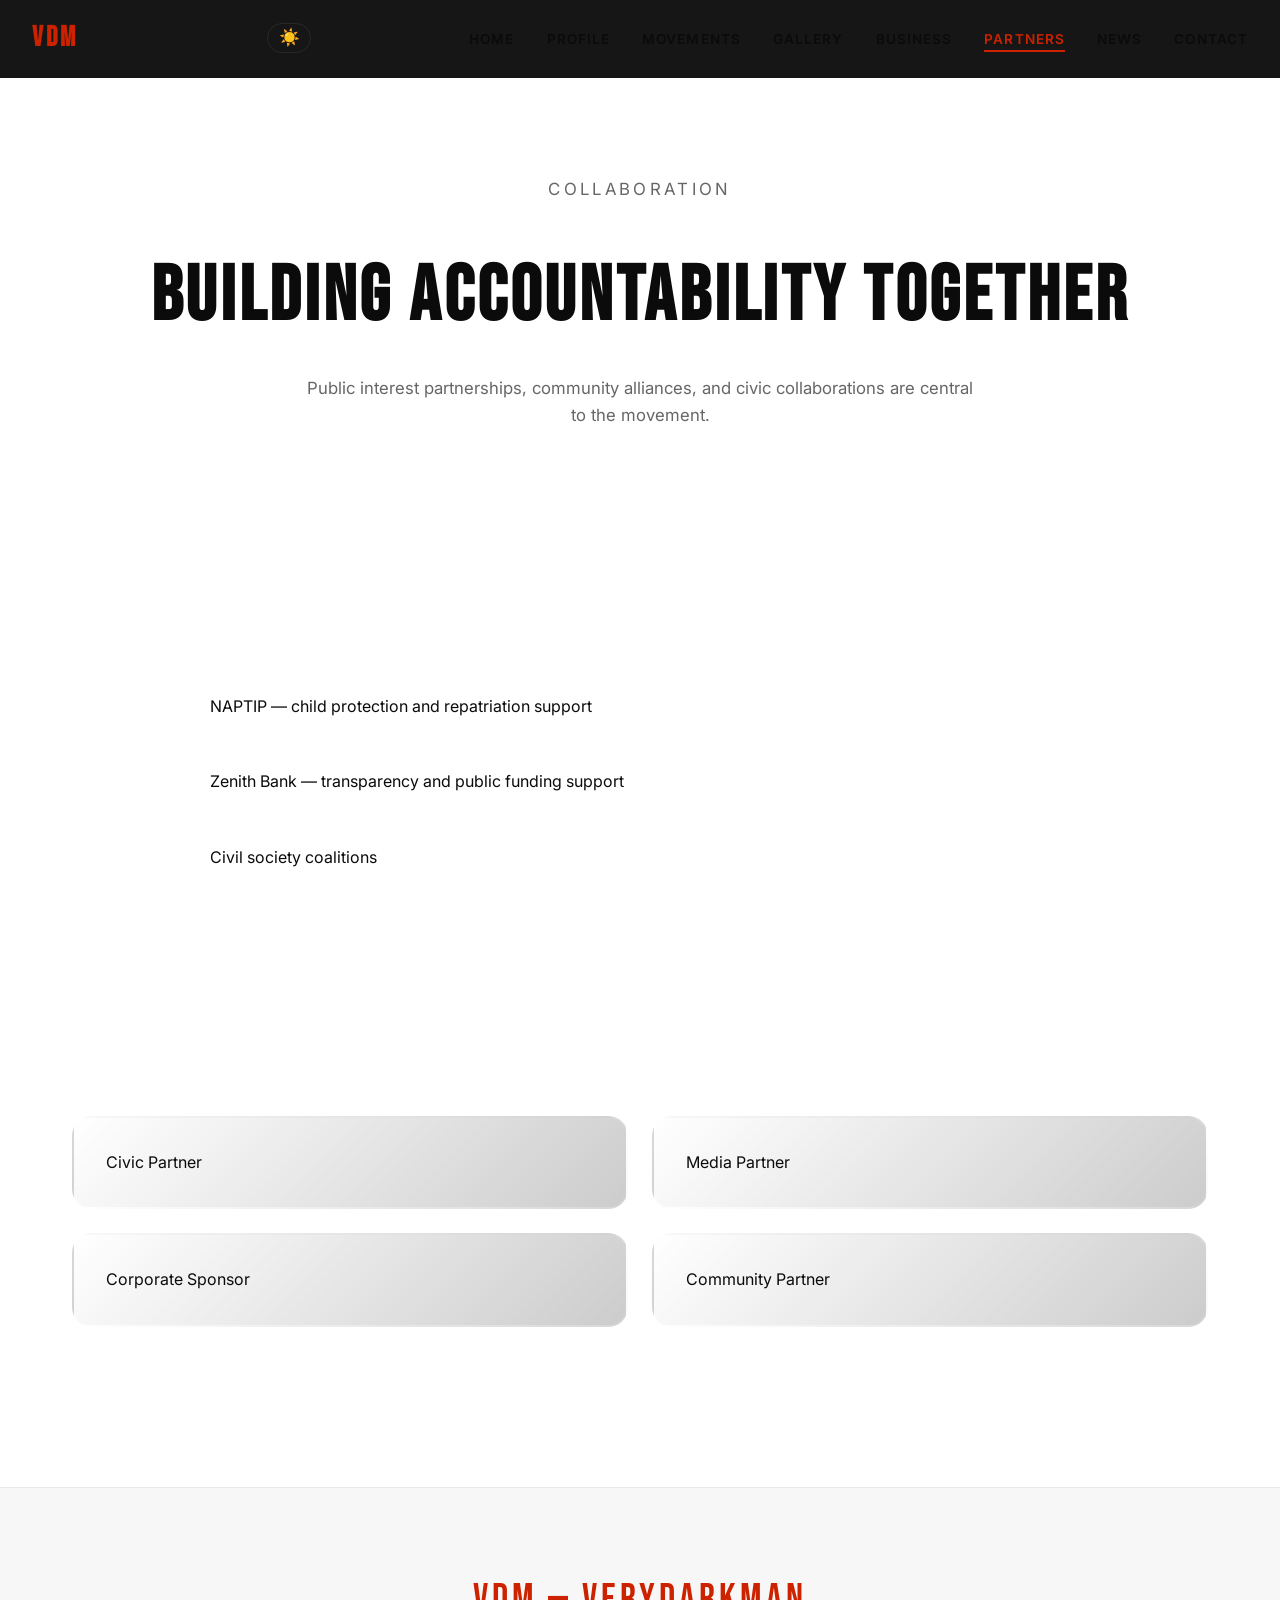
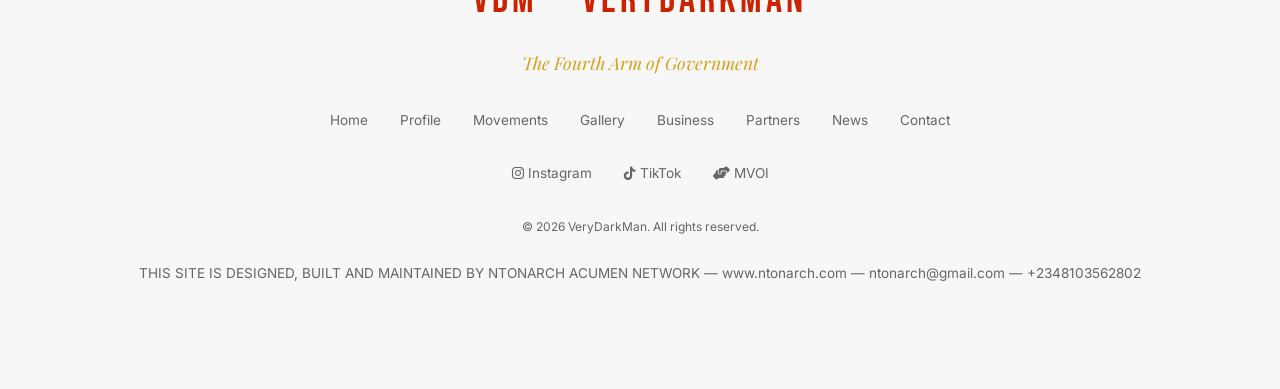
<file: partners.html>
<!DOCTYPE html>
<html lang="en">
<head>
  <meta charset="UTF-8" />
  <meta name="viewport" content="width=device-width, initial-scale=1.0" />
  <title>Partners — VDM</title>
  <meta name="description" content="Partnerships, collaborations, and partnership opportunities." />
  <link rel="stylesheet" href="css/global.css" />
  <link rel="stylesheet" href="css/partners.css" />
  <link rel="icon" href="images/VDMlogo.png" type="image/png" />
  <link href="https://fonts.googleapis.com/css2?family=Bebas+Neue&family=Inter:wght@300;400;600;700&family=Playfair+Display:ital,wght@1,400&display=swap" rel="stylesheet">
  <link rel="stylesheet" href="https://cdnjs.cloudflare.com/ajax/libs/font-awesome/6.4.0/css/all.min.css" />
</head>
<body>
  <nav class="navbar" id="navbar">
    <div class="nav-brand">
      <span class="brand-vdm">VDM</span>
    </div>
    <button class="nav-toggle" id="navToggle" aria-label="Toggle menu" aria-expanded="false" aria-controls="navLinks">
      <span></span>
      <span></span>
      <span></span>
    </button>
    <div class="theme-toggle">
      <button id="themeToggle" aria-label="Toggle theme" aria-pressed="false" title="Toggle theme"><span class="icon">🌙</span></button>
    </div>
    <ul class="nav-links" id="navLinks">
      <li><a href="index.html">Home</a></li>
      <li><a href="profile.html">Profile</a></li>
      <li class="dropdown">
        <a href="movements.html" class="dropdown-trigger">Movements</a>
        <ul class="dropdown-menu">
          <li><a href="mvoi.html">MVOI</a></li>
          <li><a href="ratel.html">Ratel Movement</a></li>
        </ul>
      </li>
      <li><a href="gallery.html">Gallery</a></li>
      <li><a href="business.html">Business</a></li>
      <li><a href="partners.html">Partners</a></li>
      <li><a href="news.html">News</a></li>
      <li><a href="contact.html">Contact</a></li>
    </ul>
  </nav>
  <main>
    <section class="partners-hero">
      <div class="container reveal">
        <p class="eyebrow">Collaboration</p>
        <h1>Building accountability together</h1>
        <p>Public interest partnerships, community alliances, and civic collaborations are central to the movement.</p>
      </div>
    </section>
    <section class="section partners-list">
      <div class="container">
        <article class="partner-card reveal">NAPTIP — child protection and repatriation support</article>
        <article class="partner-card reveal">Zenith Bank — transparency and public funding support</article>
        <article class="partner-card reveal">Civil society coalitions</article>
      </div>
    </section>
    <section class="section partner-tiers">
      <div class="container tier-grid">
        <article class="tier-card reveal">Civic Partner</article>
        <article class="tier-card reveal">Media Partner</article>
        <article class="tier-card reveal">Corporate Sponsor</article>
        <article class="tier-card reveal">Community Partner</article>
      </div>
    </section>
  </main>
  <footer class="footer">
    <div class="footer-inner">
      <div class="footer-brand">VDM — VeryDarkMan</div>
      <p class="footer-tagline">The Fourth Arm of Government</p>
      <div class="footer-links">
        <a href="index.html">Home</a>
        <a href="profile.html">Profile</a>
        <a href="movements.html">Movements</a>
        <a href="gallery.html">Gallery</a>
        <a href="business.html">Business</a>
        <a href="partners.html">Partners</a>
        <a href="news.html">News</a>
        <a href="contact.html">Contact</a>
      </div>
      <div class="footer-social">
        <a href="https://instagram.com/verydarkblackman" target="_blank" rel="noreferrer"><i class="fab fa-instagram"></i> Instagram</a>
        <a href="https://tiktok.com/@verydarkman" target="_blank" rel="noreferrer"><i class="fab fa-tiktok"></i> TikTok</a>
        <a href="https://mvoi4all.com" target="_blank" rel="noreferrer"><i class="fas fa-hands-helping"></i> MVOI</a>
      </div>
      <p class="footer-copy">&copy; 2026 VeryDarkMan. All rights reserved.</p>
      <p class="footer-credit">THIS SITE IS DESIGNED, BUILT AND MAINTAINED BY NTONARCH ACUMEN NETWORK — www.ntonarch.com — ntonarch@gmail.com — +2348103562802</p>
    </div>
  </footer>
  <script src="js/global.js"></script>
  <script src="js/partners.js"></script>
</body>
</html>
</file>
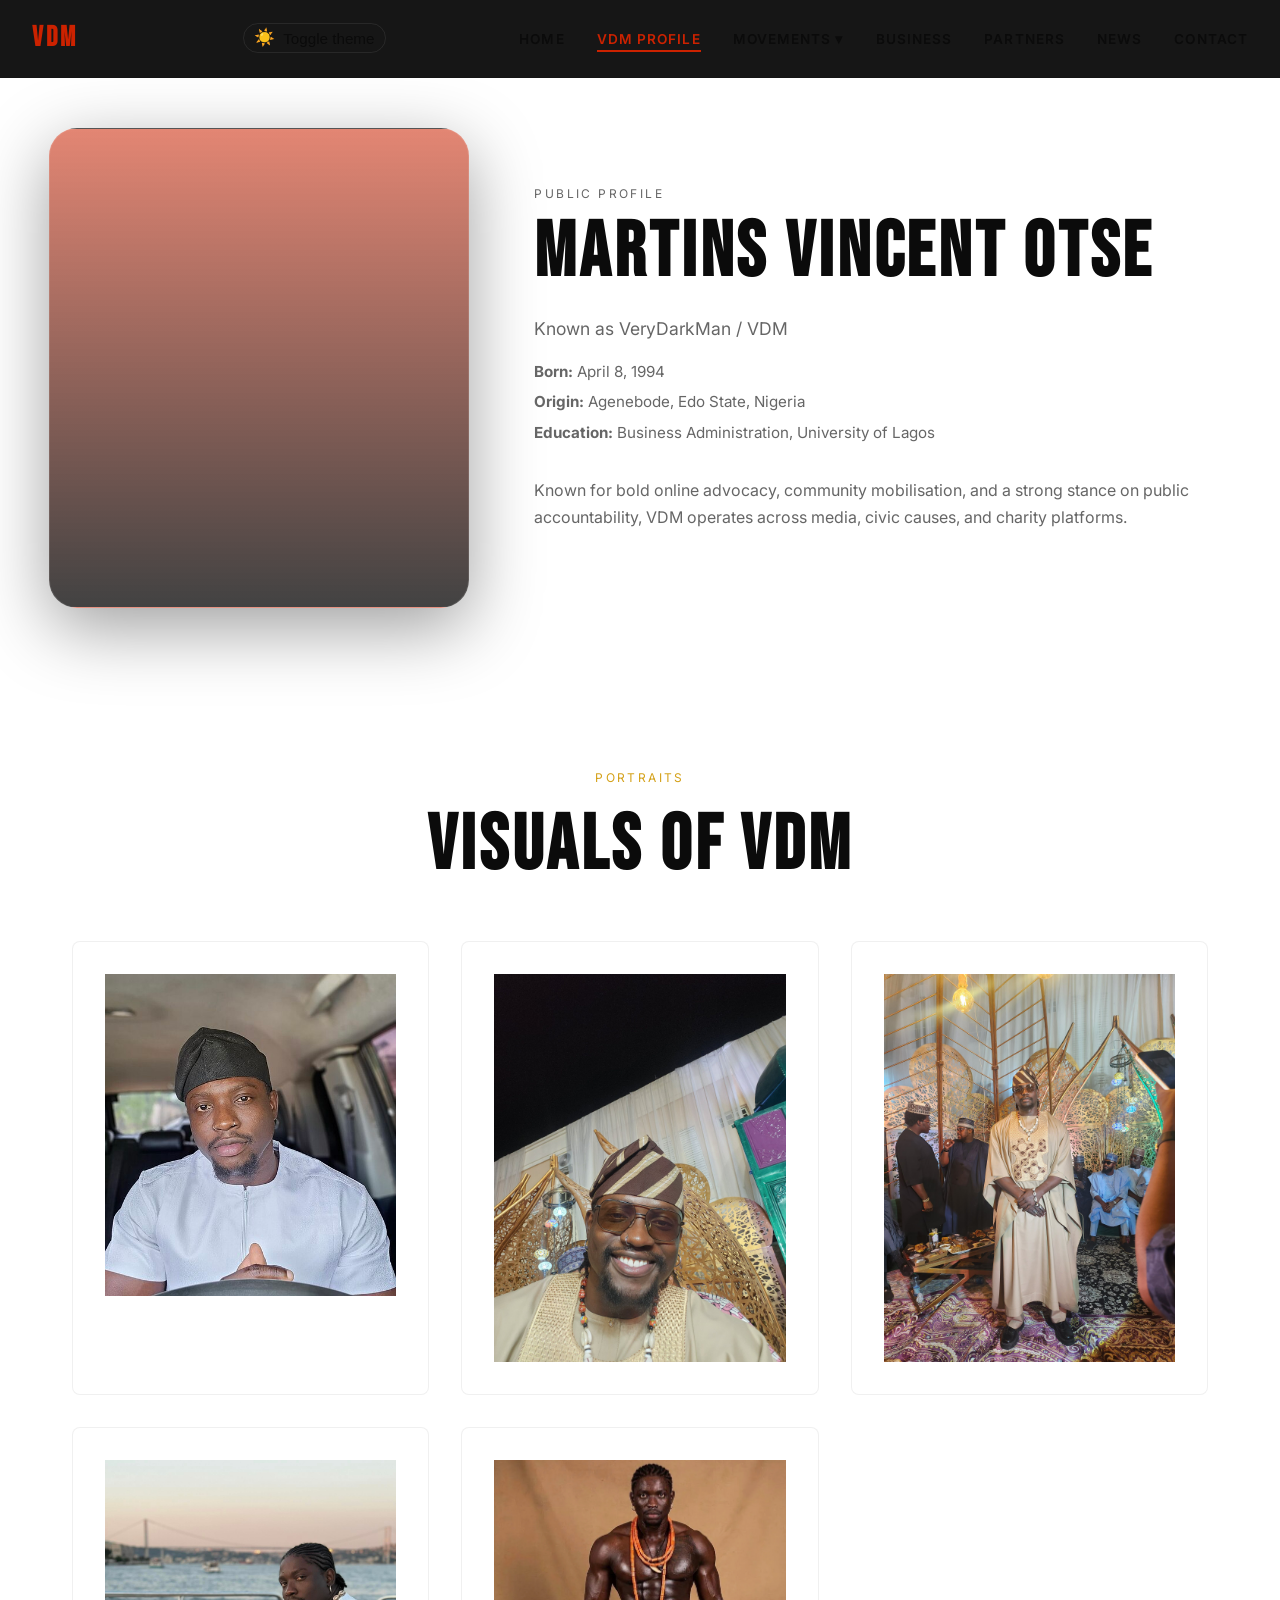
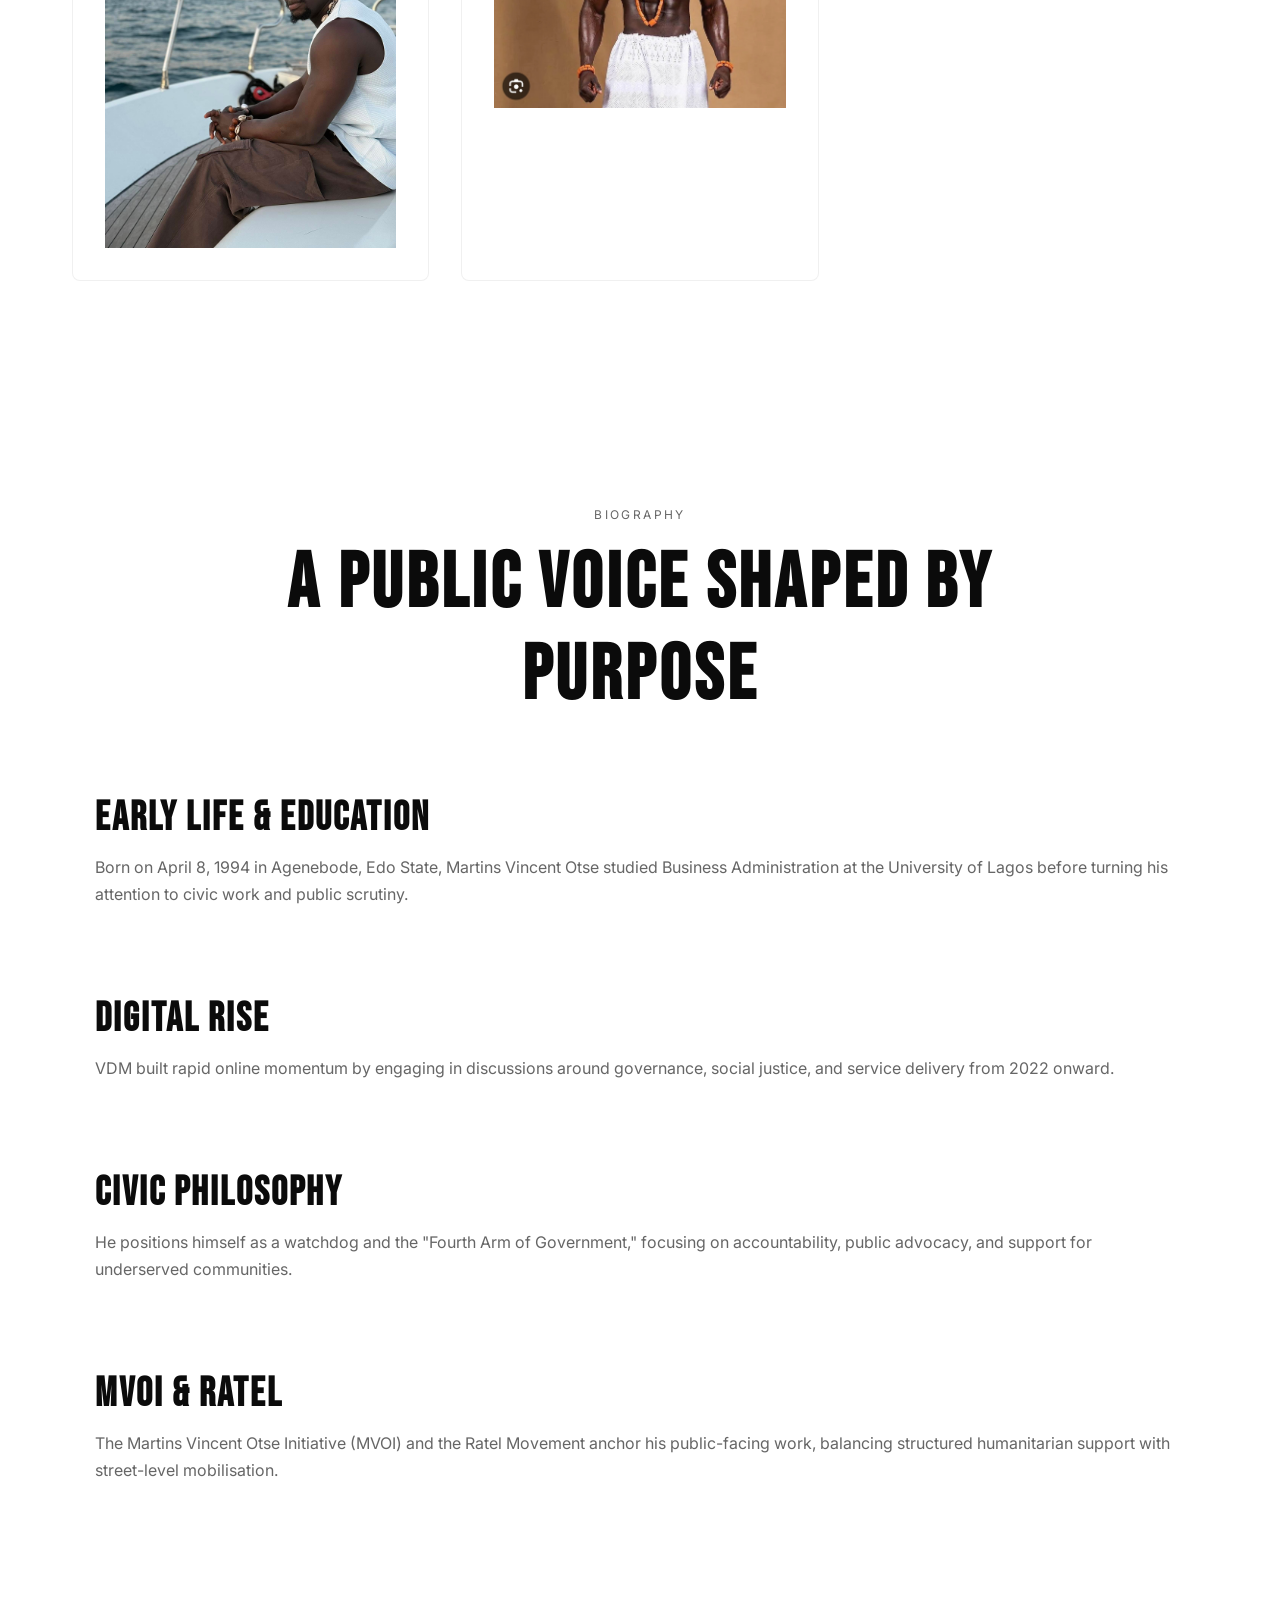
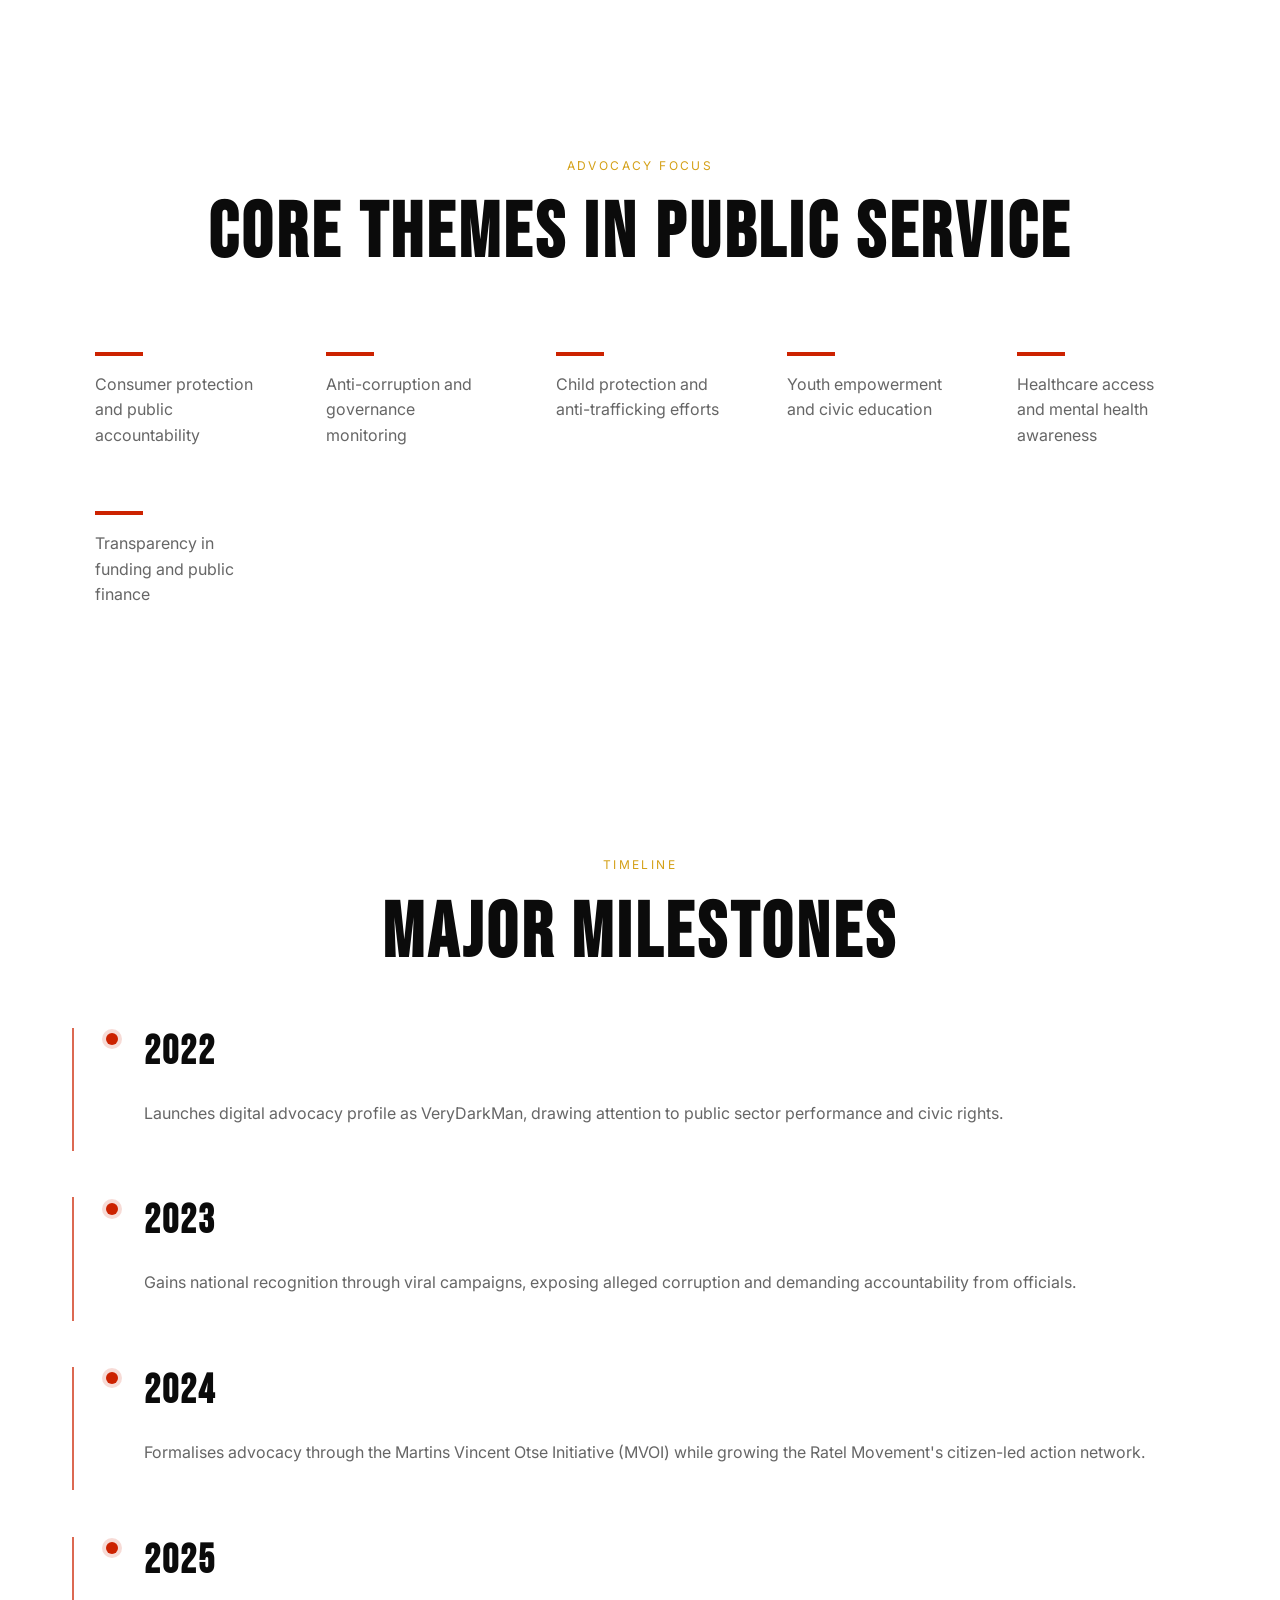
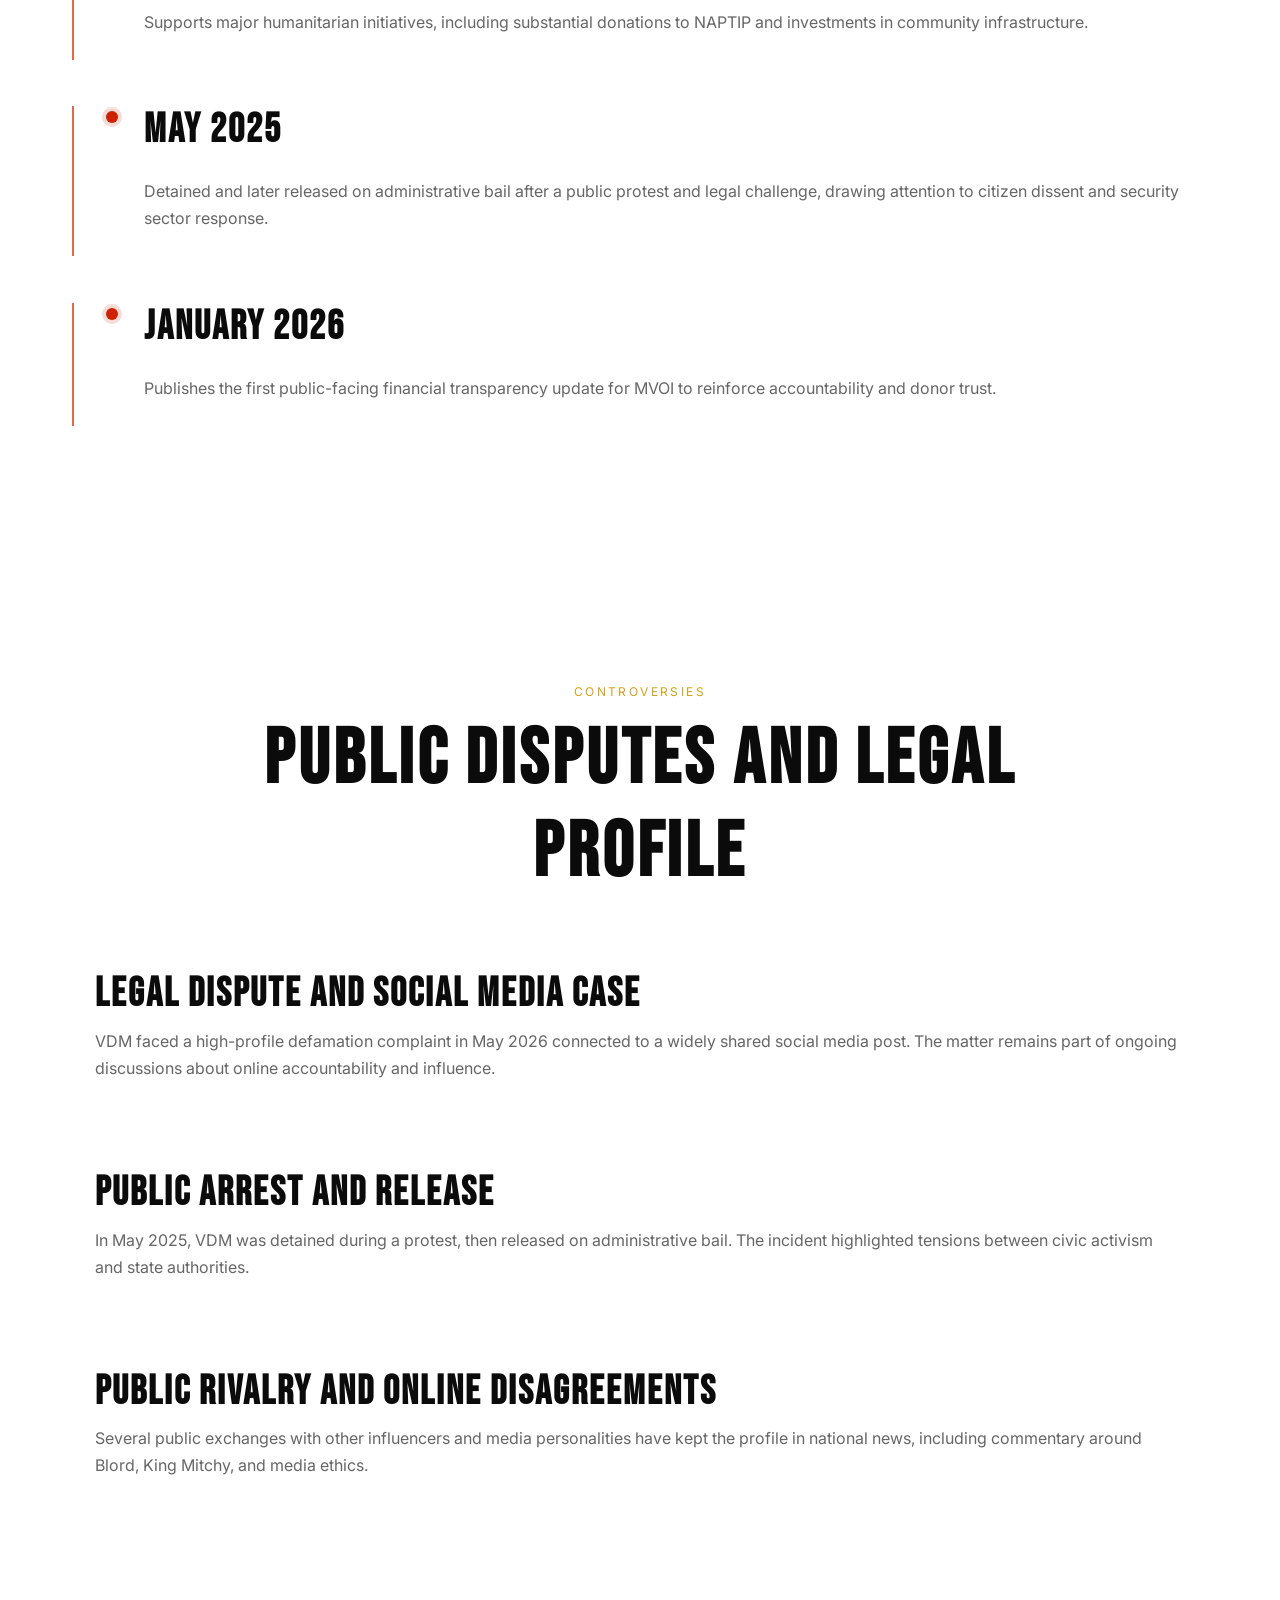
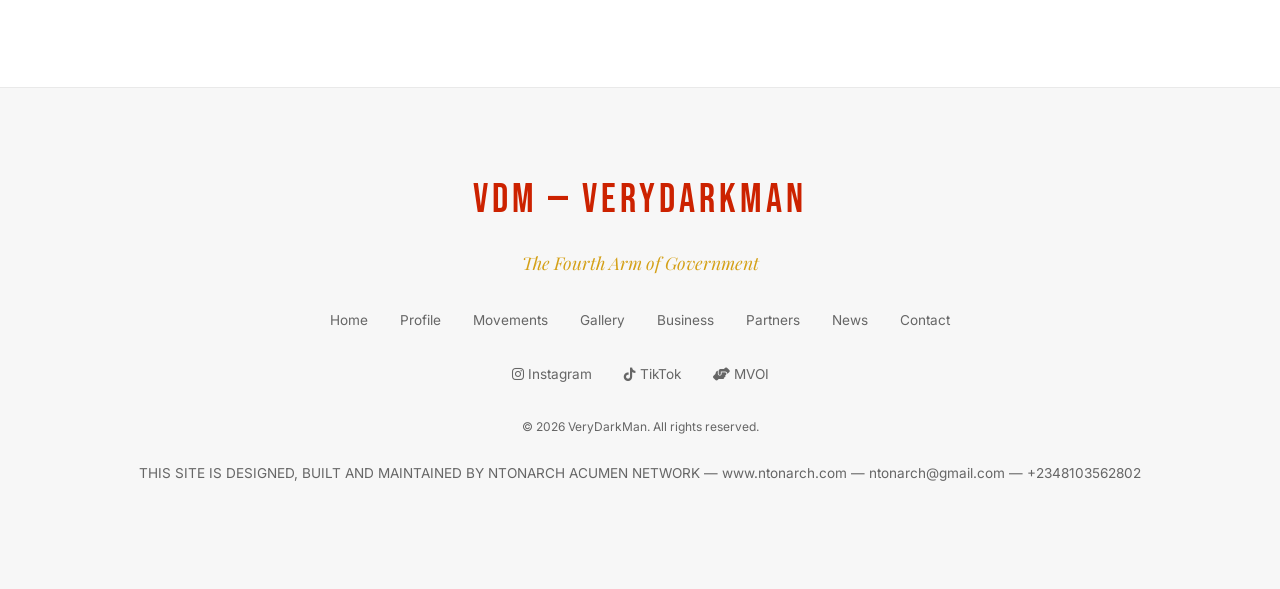
<file: profile.html>
<!DOCTYPE html>
<html lang="en">
<head>
  <meta charset="UTF-8" />
  <meta name="viewport" content="width=device-width, initial-scale=1.0" />
  <title>VDM Profile — Martins Vincent Otse</title>
  <meta name="description" content="Biography, advocacy areas, and public profile of Martins Vincent Otse." />
  <link rel="stylesheet" href="css/global.css" />
  <link rel="stylesheet" href="css/profile.css" />
  <link rel="icon" href="images/VDMlogo.png" type="image/png" />
  <link href="https://fonts.googleapis.com/css2?family=Bebas+Neue&family=Inter:wght@300;400;600;700&family=Playfair+Display:ital,wght@1,400&display=swap" rel="stylesheet">
  <link rel="stylesheet" href="https://cdnjs.cloudflare.com/ajax/libs/font-awesome/6.4.0/css/all.min.css" />
</head>
<body>
  <nav class="navbar" id="navbar">
    <div class="nav-brand"><span class="brand-vdm">VDM</span></div>
    <div class="nav-toggle" id="navToggle" aria-label="Toggle menu"><span></span><span></span><span></span></div>
    <div class="theme-toggle">
      <button id="themeToggle" aria-label="Toggle theme" aria-pressed="false" title="Toggle theme"><span class="icon">🌙</span><span class="visually-hidden">Toggle theme</span></button>
    </div>
    <ul class="nav-links" id="navLinks">
      <li><a href="index.html">Home</a></li>
      <li><a class="active" href="profile.html">VDM Profile</a></li>
      <li class="dropdown"><a href="movements.html" class="dropdown-trigger">Movements ▾</a><ul class="dropdown-menu"><li><a href="mvoi.html">MVOI</a></li><li><a href="ratel.html">Ratel Movement</a></li></ul></li>
      <li><a href="business.html">Business</a></li>
      <li><a href="partners.html">Partners</a></li>
      <li><a href="news.html">News</a></li>
      <li><a href="contact.html">Contact</a></li>
    </ul>
  </nav>

  <main>
    <section class="profile-hero">
      <div class="profile-portrait reveal">
        <div class="portrait-frame"></div>
      </div>
      <div class="profile-copy reveal">
        <p class="eyebrow">Public profile</p>
        <h1>Martins Vincent Otse</h1>
        <p class="alias">Known as VeryDarkMan / VDM</p>
        <ul class="profile-meta">
          <li><strong>Born:</strong> April 8, 1994</li>
          <li><strong>Origin:</strong> Agenebode, Edo State, Nigeria</li>
          <li><strong>Education:</strong> Business Administration, University of Lagos</li>
        </ul>
        <p>Known for bold online advocacy, community mobilisation, and a strong stance on public accountability, VDM operates across media, civic causes, and charity platforms.</p>
      </div>
    </section>

    <section class="section profile-gallery">
      <div class="container">
        <div class="section-heading reveal">
          <p class="section-kicker">Portraits</p>
          <h2 class="section-title">Visuals of VDM</h2>
        </div>
        <div class="grid">
          <div class="card"><img src="images/vdm1.jpg" alt="VDM 1" /></div>
          <div class="card"><img src="images/vdm2.jpg" alt="VDM 2" /></div>
          <div class="card"><img src="images/vdm3.jpg" alt="VDM 3" /></div>
          <div class="card"><img src="images/vdm4.jpg" alt="VDM 4" /></div>
          <div class="card"><img src="images/vdm5.png" alt="VDM 5" /></div>
        </div>
      </div>
    </section>

    <section class="section biography-section">
      <div class="container">
        <div class="section-heading reveal">
          <p class="section-kicker">Biography</p>
          <h2 class="section-title">A public voice shaped by purpose</h2>
        </div>
        <div class="bio-stack">
          <article class="bio-card reveal">
            <h3>Early life & education</h3>
            <p>Born on April 8, 1994 in Agenebode, Edo State, Martins Vincent Otse studied Business Administration at the University of Lagos before turning his attention to civic work and public scrutiny.</p>
          </article>
          <article class="bio-card reveal">
            <h3>Digital rise</h3>
            <p>VDM built rapid online momentum by engaging in discussions around governance, social justice, and service delivery from 2022 onward.</p>
          </article>
          <article class="bio-card reveal">
            <h3>Civic philosophy</h3>
            <p>He positions himself as a watchdog and the "Fourth Arm of Government," focusing on accountability, public advocacy, and support for underserved communities.</p>
          </article>
          <article class="bio-card reveal">
            <h3>MVOI & Ratel</h3>
            <p>The Martins Vincent Otse Initiative (MVOI) and the Ratel Movement anchor his public-facing work, balancing structured humanitarian support with street-level mobilisation.</p>
          </article>
        </div>
      </div>
    </section>

    <section class="section advocacy-grid">
      <div class="container">
        <div class="section-heading reveal">
          <p class="section-kicker">Advocacy focus</p>
          <h2 class="section-title">Core themes in public service</h2>
        </div>
        <div class="advocacy-cards">
          <article class="advocacy-card reveal">Consumer protection and public accountability</article>
          <article class="advocacy-card reveal">Anti-corruption and governance monitoring</article>
          <article class="advocacy-card reveal">Child protection and anti-trafficking efforts</article>
          <article class="advocacy-card reveal">Youth empowerment and civic education</article>
          <article class="advocacy-card reveal">Healthcare access and mental health awareness</article>
          <article class="advocacy-card reveal">Transparency in funding and public finance</article>
        </div>
      </div>
    </section>

    <section class="section timeline-section">
      <div class="container">
        <div class="section-heading reveal">
          <p class="section-kicker">Timeline</p>
          <h2 class="section-title">Major milestones</h2>
        </div>
        <div class="timeline reveal">
          <div class="timeline-item">
            <div class="timeline-point"></div>
            <div>
              <h3>2022</h3>
              <p>Launches digital advocacy profile as VeryDarkMan, drawing attention to public sector performance and civic rights.</p>
            </div>
          </div>
          <div class="timeline-item">
            <div class="timeline-point"></div>
            <div>
              <h3>2023</h3>
              <p>Gains national recognition through viral campaigns, exposing alleged corruption and demanding accountability from officials.</p>
            </div>
          </div>
          <div class="timeline-item">
            <div class="timeline-point"></div>
            <div>
              <h3>2024</h3>
              <p>Formalises advocacy through the Martins Vincent Otse Initiative (MVOI) while growing the Ratel Movement's citizen-led action network.</p>
            </div>
          </div>
          <div class="timeline-item">
            <div class="timeline-point"></div>
            <div>
              <h3>2025</h3>
              <p>Supports major humanitarian initiatives, including substantial donations to NAPTIP and investments in community infrastructure.</p>
            </div>
          </div>
          <div class="timeline-item">
            <div class="timeline-point"></div>
            <div>
              <h3>May 2025</h3>
              <p>Detained and later released on administrative bail after a public protest and legal challenge, drawing attention to citizen dissent and security sector response.</p>
            </div>
          </div>
          <div class="timeline-item">
            <div class="timeline-point"></div>
            <div>
              <h3>January 2026</h3>
              <p>Publishes the first public-facing financial transparency update for MVOI to reinforce accountability and donor trust.</p>
            </div>
          </div>
        </div>
      </div>
    </section>

    <section class="section controversy-section">
      <div class="container">
        <div class="section-heading reveal">
          <p class="section-kicker">Controversies</p>
          <h2 class="section-title">Public disputes and legal profile</h2>
        </div>
        <div class="controversy-grid">
          <article class="controversy-card reveal">
            <h3>Legal dispute and social media case</h3>
            <p>VDM faced a high-profile defamation complaint in May 2026 connected to a widely shared social media post. The matter remains part of ongoing discussions about online accountability and influence.</p>
          </article>
          <article class="controversy-card reveal">
            <h3>Public arrest and release</h3>
            <p>In May 2025, VDM was detained during a protest, then released on administrative bail. The incident highlighted tensions between civic activism and state authorities.</p>
          </article>
          <article class="controversy-card reveal">
            <h3>Public rivalry and online disagreements</h3>
            <p>Several public exchanges with other influencers and media personalities have kept the profile in national news, including commentary around Blord, King Mitchy, and media ethics.</p>
          </article>
        </div>
      </div>
    </section>
  </main>

  <footer class="footer">
    <div class="footer-inner">
      <div class="footer-brand">VDM — VeryDarkMan</div>
      <p class="footer-tagline">The Fourth Arm of Government</p>
      <div class="footer-links">
        <a href="index.html">Home</a>
        <a href="profile.html">Profile</a>
        <a href="movements.html">Movements</a>
        <a href="gallery.html">Gallery</a>
        <a href="business.html">Business</a>
        <a href="partners.html">Partners</a>
        <a href="news.html">News</a>
        <a href="contact.html">Contact</a>
      </div>
      <div class="footer-social">
        <a href="https://instagram.com/verydarkblackman" target="_blank" rel="noreferrer"><i class="fab fa-instagram"></i> Instagram</a>
        <a href="https://tiktok.com/@verydarkman" target="_blank" rel="noreferrer"><i class="fab fa-tiktok"></i> TikTok</a>
        <a href="https://mvoi4all.com" target="_blank" rel="noreferrer"><i class="fas fa-hands-helping"></i> MVOI</a>
      </div>
      <p class="footer-copy">&copy; 2026 VeryDarkMan. All rights reserved.</p>
      <p class="footer-credit">THIS SITE IS DESIGNED, BUILT AND MAINTAINED BY NTONARCH ACUMEN NETWORK — www.ntonarch.com — ntonarch@gmail.com — +2348103562802</p>
    </div>
  </footer>

  <script src="js/global.js"></script>
  <script src="js/profile.js"></script>
</body>
</html>
</file>
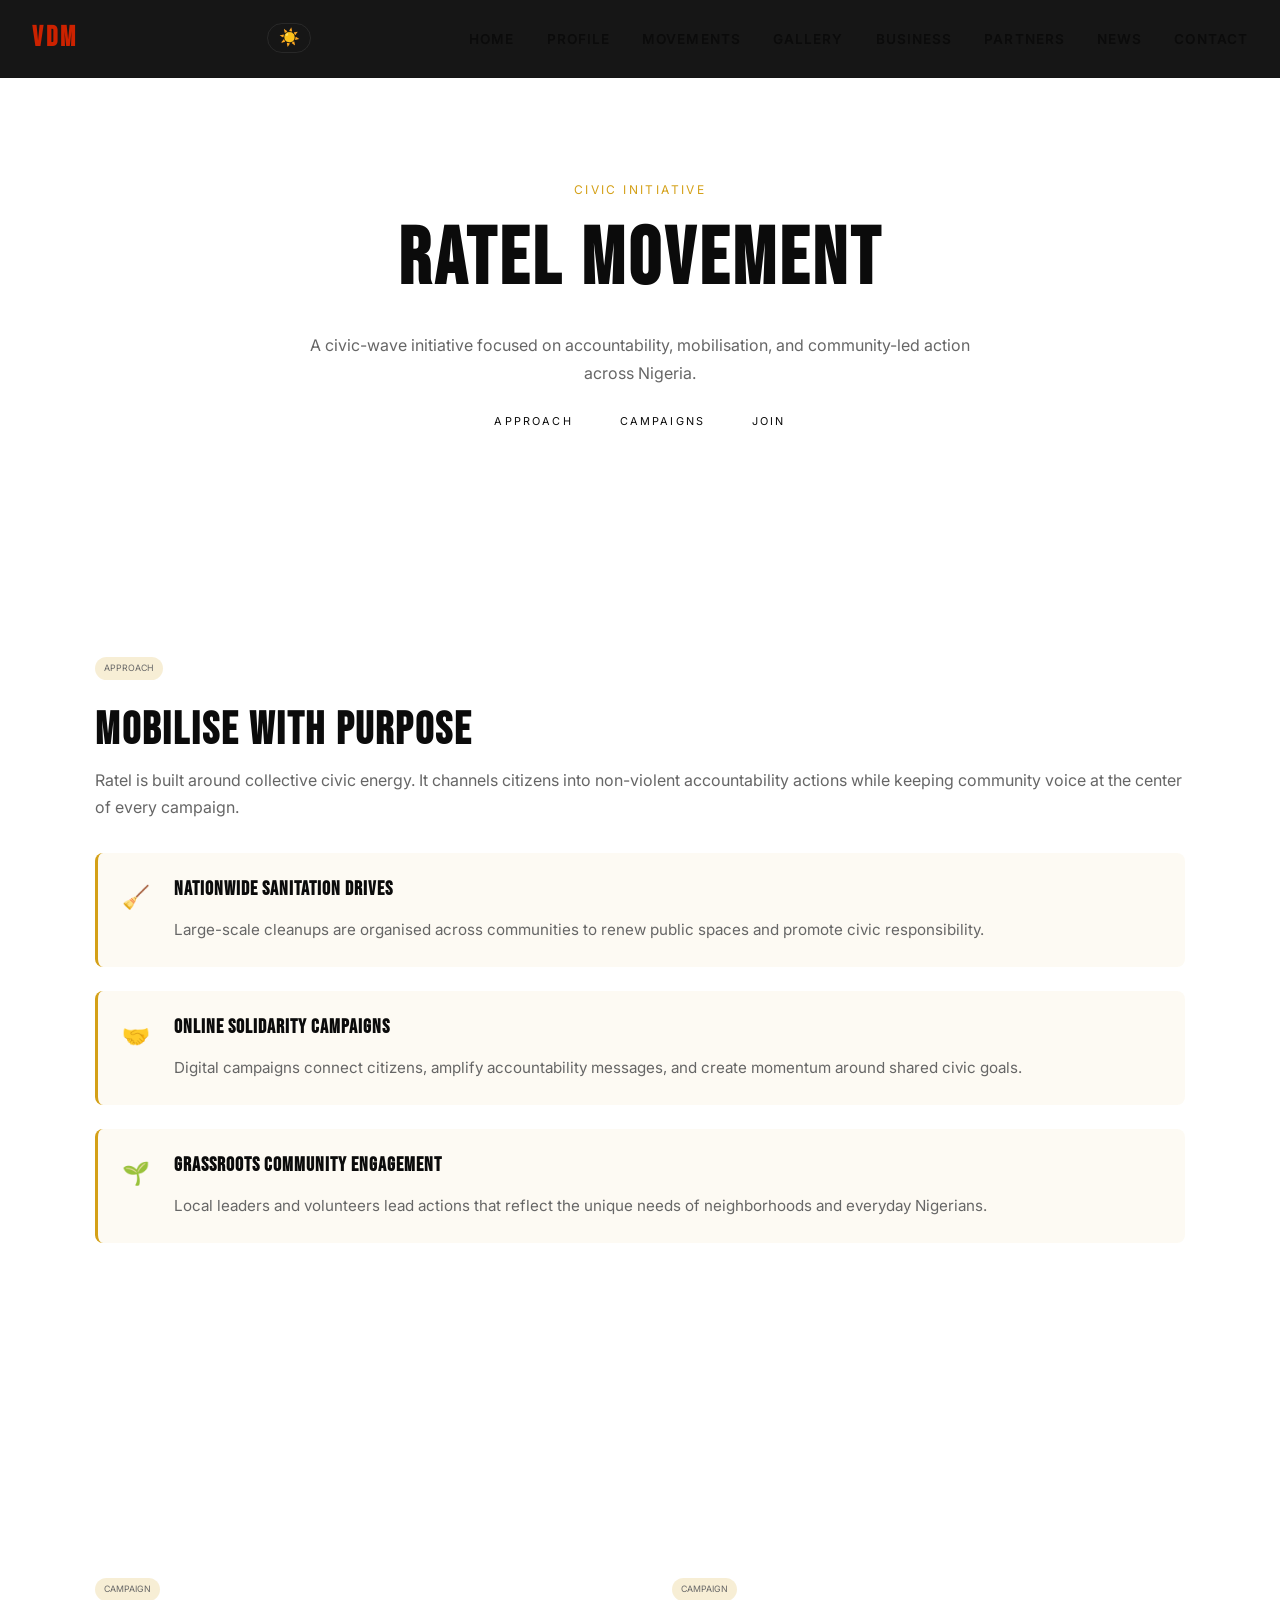
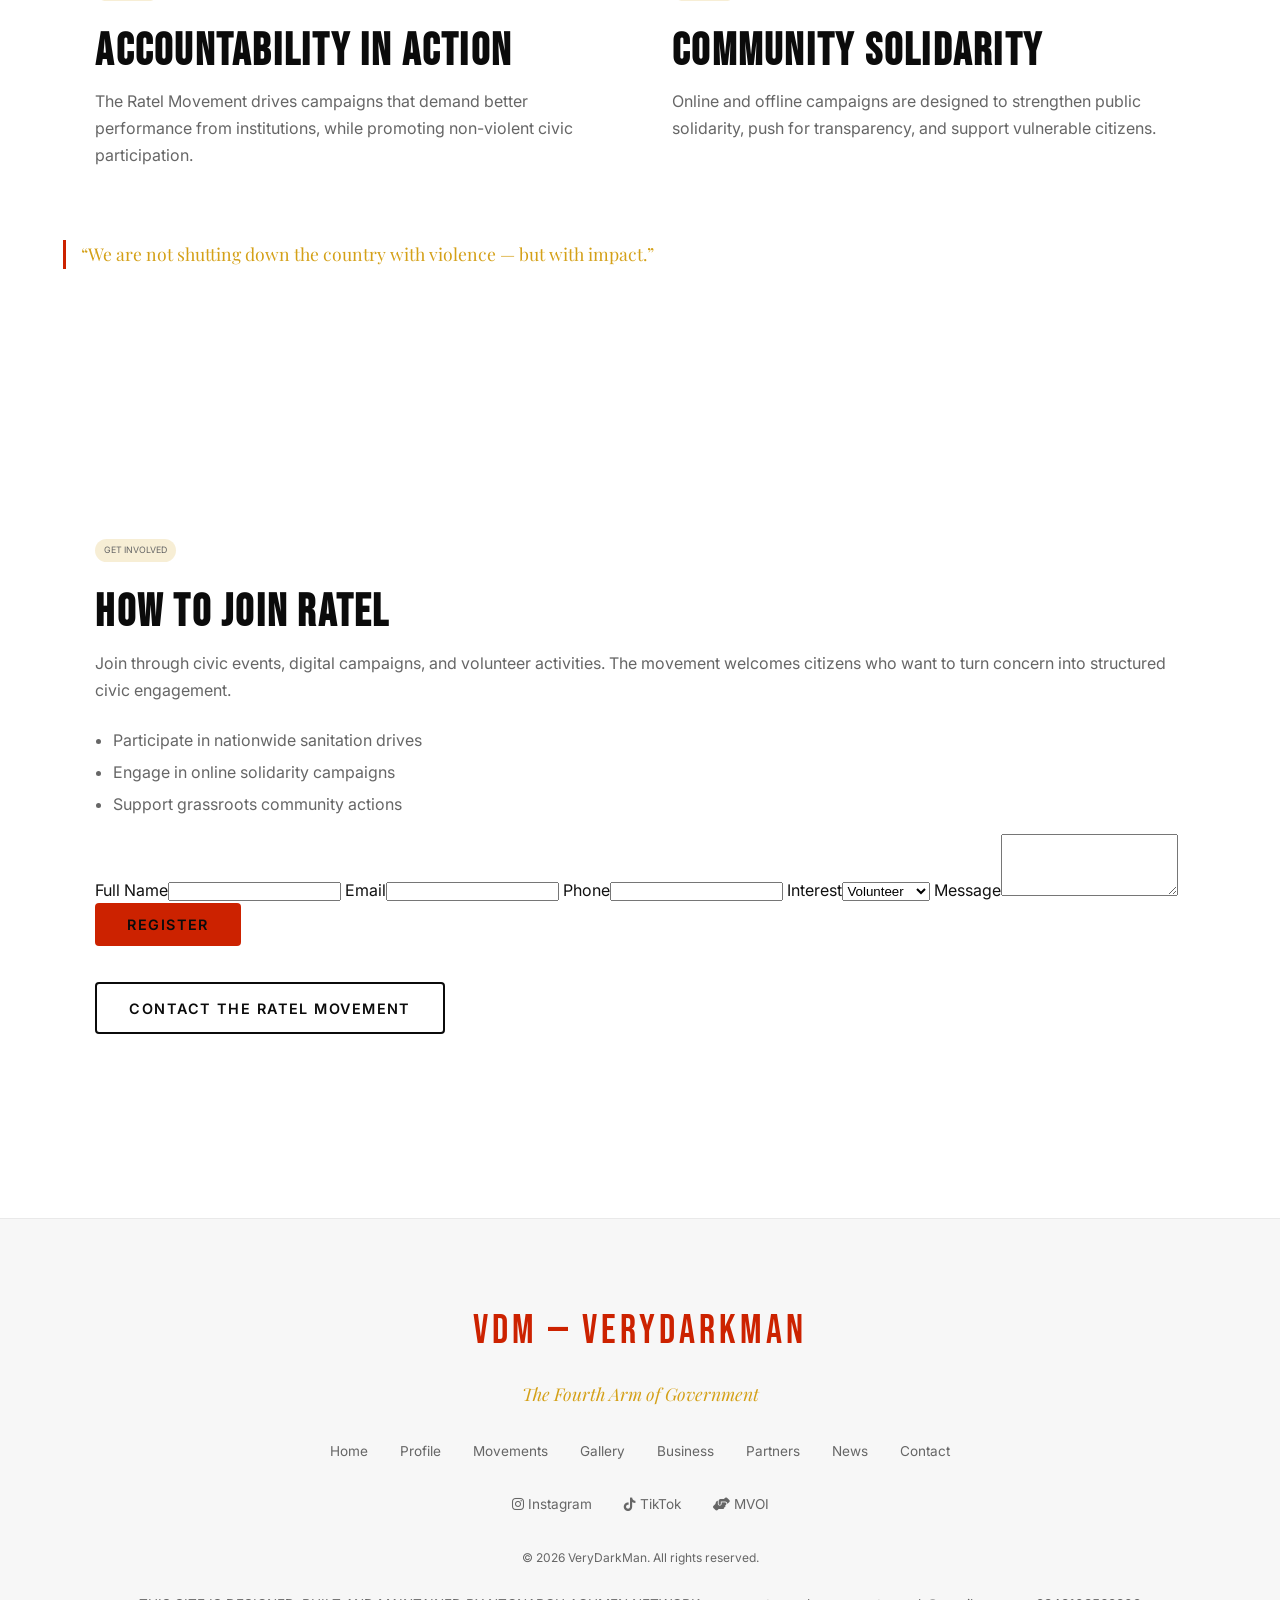
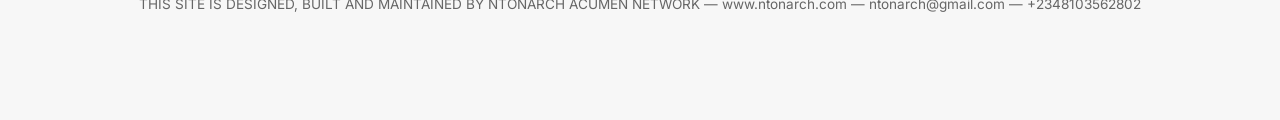
<file: ratel.html>
<!DOCTYPE html>
<html lang="en">
<head>
  <meta charset="UTF-8" />
  <meta name="viewport" content="width=device-width, initial-scale=1.0" />
  <title>Ratel Movement — Civic Mobilisation</title>
  <meta name="description" content="The Ratel Movement is a civic-wave initiative focused on accountability, mobilisation, and community-led action across Nigeria." />
  <link rel="stylesheet" href="css/global.css" />
  <link rel="stylesheet" href="css/movements.css" />
  <link rel="icon" href="images/VDMlogo.png" type="image/png" />
  <link href="https://fonts.googleapis.com/css2?family=Bebas+Neue&family=Inter:wght@300;400;600;700&family=Playfair+Display:ital,wght@1,400&display=swap" rel="stylesheet">
  <link rel="stylesheet" href="https://cdnjs.cloudflare.com/ajax/libs/font-awesome/6.4.0/css/all.min.css" />
</head>
<body>
  <nav class="navbar" id="navbar">
    <div class="nav-brand">
      <span class="brand-vdm">VDM</span>
    </div>
    <button class="nav-toggle" id="navToggle" aria-label="Toggle menu" aria-expanded="false" aria-controls="navLinks">
      <span></span>
      <span></span>
      <span></span>
    </button>
    <div class="theme-toggle">
      <button id="themeToggle" aria-label="Toggle theme" aria-pressed="false" title="Toggle theme"><span class="icon">🌙</span></button>
    </div>
    <ul class="nav-links" id="navLinks">
      <li><a href="index.html">Home</a></li>
      <li><a href="profile.html">Profile</a></li>
      <li class="dropdown">
        <a href="movements.html" class="dropdown-trigger">Movements</a>
        <ul class="dropdown-menu">
          <li><a href="mvoi.html">MVOI</a></li>
          <li><a href="ratel.html">Ratel Movement</a></li>
        </ul>
      </li>
      <li><a href="gallery.html">Gallery</a></li>
      <li><a href="business.html">Business</a></li>
      <li><a href="partners.html">Partners</a></li>
      <li><a href="news.html">News</a></li>
      <li><a href="contact.html">Contact</a></li>
    </ul>
  </nav>

  <main>
    <section class="movements-hero">
      <div class="container reveal">
        <p class="eyebrow">Civic initiative</p>
        <h1>Ratel Movement</h1>
        <p class="hero-copy">A civic-wave initiative focused on accountability, mobilisation, and community-led action across Nigeria.</p>
        <div class="jump-links"><a href="#approach">Approach</a><a href="#campaigns">Campaigns</a><a href="#join">Join</a></div>
      </div>
    </section>

    <section class="section" id="approach">
      <div class="container">
        <article class="movement-panel reveal">
          <p class="movement-label">Approach</p>
          <h2>Mobilise with purpose</h2>
          <p>Ratel is built around collective civic energy. It channels citizens into non-violent accountability actions while keeping community voice at the center of every campaign.</p>
          <div class="features-list">
            <div class="feature-item">
              <div class="feature-icon">🧹</div>
              <div class="feature-content">
                <h4>Nationwide sanitation drives</h4>
                <p>Large-scale cleanups are organised across communities to renew public spaces and promote civic responsibility.</p>
              </div>
            </div>
            <div class="feature-item">
              <div class="feature-icon">🤝</div>
              <div class="feature-content">
                <h4>Online solidarity campaigns</h4>
                <p>Digital campaigns connect citizens, amplify accountability messages, and create momentum around shared civic goals.</p>
              </div>
            </div>
            <div class="feature-item">
              <div class="feature-icon">🌱</div>
              <div class="feature-content">
                <h4>Grassroots community engagement</h4>
                <p>Local leaders and volunteers lead actions that reflect the unique needs of neighborhoods and everyday Nigerians.</p>
              </div>
            </div>
          </div>
        </article>
      </div>
    </section>

    <section class="section" id="campaigns">
      <div class="container movement-layout">
        <article class="movement-panel reveal">
          <p class="movement-label">Campaign</p>
          <h2>Accountability in action</h2>
          <p>The Ratel Movement drives campaigns that demand better performance from institutions, while promoting non-violent civic participation.</p>
        </article>
        <article class="movement-panel reveal">
          <p class="movement-label">Campaign</p>
          <h2>Community solidarity</h2>
          <p>Online and offline campaigns are designed to strengthen public solidarity, push for transparency, and support vulnerable citizens.</p>
        </article>
      </div>

      <div class="container movement-panel reveal">
        <div class="quote-box">“We are not shutting down the country with violence — but with impact.”</div>
      </div>
    </section>

    <section class="section" id="join">
      <div class="container">
        <article class="movement-panel reveal">
          <p class="movement-label">Get involved</p>
          <h2>How to join Ratel</h2>
          <p>Join through civic events, digital campaigns, and volunteer activities. The movement welcomes citizens who want to turn concern into structured civic engagement.</p>
          <ul>
            <li>Participate in nationwide sanitation drives</li>
            <li>Engage in online solidarity campaigns</li>
            <li>Support grassroots community actions</li>
          </ul>
          <form id="ratelRegForm" class="contact-form" style="margin-top:1rem">
            <label>Full Name<input type="text" id="ratel_name" required /></label>
            <label>Email<input type="email" id="ratel_email" required /></label>
            <label>Phone<input type="tel" id="ratel_phone" /></label>
            <label>Interest<select id="ratel_interest"><option>Volunteer</option><option>Event Host</option><option>Partner</option></select></label>
            <label>Message<textarea id="ratel_message" rows="4"></textarea></label>
            <button class="btn btn-primary" type="submit">Register</button>
            <p id="ratelFormStatus" class="form-status"></p>
          </form>
          <a class="btn btn-outline" href="contact.html" style="margin-top:0.75rem;display:inline-block">Contact the Ratel Movement</a>
        </article>
      </div>
    </section>
  </main>

  <footer class="footer">
    <div class="footer-inner">
      <div class="footer-brand">VDM — VeryDarkMan</div>
      <p class="footer-tagline">The Fourth Arm of Government</p>
      <div class="footer-links">
        <a href="index.html">Home</a>
        <a href="profile.html">Profile</a>
        <a href="movements.html">Movements</a>
        <a href="gallery.html">Gallery</a>
        <a href="business.html">Business</a>
        <a href="partners.html">Partners</a>
        <a href="news.html">News</a>
        <a href="contact.html">Contact</a>
      </div>
      <div class="footer-social">
        <a href="https://instagram.com/verydarkblackman" target="_blank" rel="noreferrer"><i class="fab fa-instagram"></i> Instagram</a>
        <a href="https://tiktok.com/@verydarkman" target="_blank" rel="noreferrer"><i class="fab fa-tiktok"></i> TikTok</a>
        <a href="https://mvoi4all.com" target="_blank" rel="noreferrer"><i class="fas fa-hands-helping"></i> MVOI</a>
      </div>
      <p class="footer-copy">&copy; 2026 VeryDarkMan. All rights reserved.</p>
      <p class="footer-credit">THIS SITE IS DESIGNED, BUILT AND MAINTAINED BY NTONARCH ACUMEN NETWORK — www.ntonarch.com — ntonarch@gmail.com — +2348103562802</p>
    </div>
  </footer>

  <script src="js/global.js"></script>
  <script>
    document.getElementById('ratelRegForm').addEventListener('submit', function(e){
      e.preventDefault();
      const status = document.getElementById('ratelFormStatus');
      status.textContent = 'Thanks — you are now registered with Ratel.';
      this.reset();
      console.log('Ratel registration submitted');
    });
  </script>
</body>
</html>
</file>
<file: css/global.css>
/* =====================================================================
   GLOBAL STYLES - VeryDarkMan Official Website
   Version: 2.0 (International Standards)
   ===================================================================== */

/* CSS Variables - Color Palette & Typography */
:root {
  /* Primary Colors */
  --black: #0A0A0A;
  --dark-gray: #111111;
  --charcoal: #1C1C1C;
  --red-primary: #CC2200;
  --red-hover: #AA1800;
  --gold: #D4A017;
  
  /* Text & UI Colors */
  --white: #F5F5F5;
  --light-gray: #B0B0B0;
  --text-body: #CCCCCC;
  --card-bg: #181818;
  --border: rgba(204, 34, 0, 0.3);
  
  /* Typography */
  --font-display: 'Bebas Neue', sans-serif;
  --font-body: 'Inter', sans-serif;
  --font-accent: 'Playfair Display', serif;
  
  /* Spacing & Layout */
  --spacing-xs: 0.5rem;
  --spacing-sm: 1rem;
  --spacing-md: 1.5rem;
  --spacing-lg: 2rem;
  --spacing-xl: 3rem;
  --spacing-2xl: 5rem;
  
  /* Transitions */
  --transition-fast: 0.2s ease;
  --transition-normal: 0.3s ease;
  --transition-slow: 0.6s ease;
}

/* =====================================================================
   RESET & BASE STYLES
   ===================================================================== */

* {
  margin: 0;
  padding: 0;
  box-sizing: border-box;
}

*::before,
*::after {
  box-sizing: border-box;
}

html {
  scroll-behavior: smooth;
  font-size: 16px;
}

body {
  background-color: var(--black);
  color: var(--text-body);
  font-family: var(--font-body);
  font-weight: 400;
  line-height: 1.6;
  overflow-x: hidden;
}

/* =====================================================================
   TYPOGRAPHY
   ===================================================================== */

h1, h2, h3, h4, h5, h6 {
  font-family: var(--font-display);
  color: var(--white);
  letter-spacing: 0.05em;
  line-height: 1.2;
  margin-bottom: var(--spacing-md);
}

h1 {
  font-size: clamp(2.5rem, 6vw, 5rem);
}

h2 {
  font-size: clamp(2rem, 5vw, 3.5rem);
}

h3 {
  font-size: clamp(1.5rem, 4vw, 2.5rem);
}

h4 {
  font-size: 1.25rem;
}

p {
  margin-bottom: var(--spacing-md);
  line-height: 1.7;
}

a {
  color: var(--white);
  text-decoration: none;
  transition: color var(--transition-fast);
}

a:hover {
  color: var(--red-primary);
}

img {
  max-width: 100%;
  height: auto;
  display: block;
}

/* =====================================================================
   NAVIGATION BAR
   ===================================================================== */

.navbar {
  position: fixed;
  top: 0;
  left: 0;
  right: 0;
  z-index: 1000;
  display: flex;
  align-items: center;
  justify-content: space-between;
  padding: var(--spacing-sm) var(--spacing-lg);
  background: rgba(10, 10, 10, 0.95);
  backdrop-filter: blur(10px);
  border-bottom: 1px solid var(--border);
  transition: background var(--transition-normal);
}

.navbar.scrolled {
  background: rgba(10, 10, 10, 1);
  box-shadow: 0 4px 12px rgba(0, 0, 0, 0.5);
}

.nav-brand {
  display: flex;
  align-items: center;
  gap: var(--spacing-sm);
}

.brand-vdm {
  font-family: var(--font-display);
  font-size: 1.75rem;
  color: var(--red-primary);
  letter-spacing: 0.1em;
  font-weight: 700;
}

.nav-links {
  display: flex;
  list-style: none;
  gap: var(--spacing-lg);
  align-items: center;
}

.nav-links a {
  color: var(--white);
  text-decoration: none;
  font-size: 0.85rem;
  letter-spacing: 0.08em;
  text-transform: uppercase;
  font-weight: 600;
  transition: color var(--transition-fast);
  position: relative;
}

.nav-links a::after {
  content: '';
  position: absolute;
  bottom: -5px;
  left: 0;
  width: 0;
  height: 2px;
  background-color: var(--red-primary);
  transition: width var(--transition-fast);
}

.nav-links a:hover::after,
.nav-links a.active::after {
  width: 100%;
}

.nav-links a:hover,
.nav-links a.active {
  color: var(--red-primary);
}

/* Dropdown Menu */
.dropdown {
  position: relative;
}

.dropdown-trigger::after {
  content: ' ▼';
  font-size: 0.7rem;
  margin-left: 5px;
}

.dropdown-menu {
  display: none;
  position: absolute;
  top: 100%;
  left: 0;
  background: var(--charcoal);
  border: 1px solid var(--border);
  min-width: 200px;
  list-style: none;
  padding: var(--spacing-xs) 0;
  margin-top: var(--spacing-xs);
  border-radius: 4px;
  box-shadow: 0 8px 24px rgba(0, 0, 0, 0.3);
}

.dropdown:hover .dropdown-menu {
  display: block;
}

.dropdown-menu li a {
  display: block;
  padding: var(--spacing-sm) var(--spacing-lg);
  font-size: 0.8rem;
  transition: background var(--transition-fast);
}

.dropdown-menu li a:hover {
  background-color: rgba(204, 34, 0, 0.1);
}

/* Hamburger Menu Toggle */
.nav-toggle {
  display: none;
  flex-direction: column;
  gap: 5px;
  cursor: pointer;
  z-index: 1001;
}

.nav-toggle span {
  display: block;
  width: 25px;
  height: 2px;
  background: var(--white);
  transition: all var(--transition-fast);
  border-radius: 2px;
}

.nav-toggle.open span:nth-child(1) {
  transform: rotate(45deg) translate(10px, 10px);
}

.nav-toggle.open span:nth-child(2) {
  opacity: 0;
}

.nav-toggle.open span:nth-child(3) {
  transform: rotate(-45deg) translate(8px, -8px);
}

/* =====================================================================
   FOOTER
   ===================================================================== */

.footer {
  background: var(--dark-gray);
  border-top: 1px solid var(--border);
  padding: var(--spacing-2xl) var(--spacing-lg);
  text-align: center;
  margin-top: var(--spacing-2xl);
}

.footer-inner {
  max-width: 1200px;
  margin: 0 auto;
}

.footer-brand {
  font-family: var(--font-display);
  font-size: 2.5rem;
  color: var(--red-primary);
  margin-bottom: var(--spacing-sm);
  letter-spacing: 0.1em;
}

.footer-tagline {
  font-family: var(--font-accent);
  font-style: italic;
  color: var(--gold);
  margin-bottom: var(--spacing-lg);
  font-size: 1.1rem;
}

.footer-links,
.footer-social {
  display: flex;
  justify-content: center;
  gap: var(--spacing-lg);
  flex-wrap: wrap;
  margin-bottom: var(--spacing-lg);
}

.footer-links a,
.footer-social a {
  color: var(--light-gray);
  text-decoration: none;
  font-size: 0.85rem;
  transition: color var(--transition-fast);
}

.footer-links a:hover,
.footer-social a:hover {
  color: var(--red-primary);
}

.footer-copy {
  color: var(--light-gray);
  font-size: 0.75rem;
  margin-top: var(--spacing-lg);
}

/* =====================================================================
   LAYOUT UTILITIES
   ===================================================================== */

.container {
  max-width: 1200px;
  margin: 0 auto;
  padding: 0 var(--spacing-lg);
}

.section {
  padding: var(--spacing-2xl) var(--spacing-lg);
  margin-top: 60px;
}

.section-heading {
  max-width: 900px;
  margin: 0 auto var(--spacing-xl);
  text-align: center;
}

.section-kicker,
.eyebrow {
  color: var(--gold);
  text-transform: uppercase;
  letter-spacing: 0.2em;
  font-size: 0.75rem;
  margin-bottom: 0.75rem;
  display: inline-block;
}

.section-title {
  font-family: var(--font-display);
  font-size: clamp(2.5rem, 6vw, 5rem);
  color: var(--white);
  margin-bottom: var(--spacing-lg);
  letter-spacing: 0.05em;
  text-transform: uppercase;
}

.section-subtitle {
  color: var(--light-gray);
  font-size: 1.1rem;
  margin-bottom: var(--spacing-xl);
  line-height: 1.7;
}

/* =====================================================================
   BUTTONS
   ===================================================================== */

.btn {
  display: inline-block;
  padding: 0.8rem 2rem;
  border: none;
  border-radius: 4px;
  cursor: pointer;
  font-family: var(--font-body);
  font-size: 0.9rem;
  font-weight: 600;
  letter-spacing: 0.1em;
  text-transform: uppercase;
  text-decoration: none;
  transition: all var(--transition-fast);
  text-align: center;
}

.btn-primary {
  background: var(--red-primary);
  color: var(--white);
}

.btn-primary:hover {
  background: var(--red-hover);
  transform: translateY(-2px);
  box-shadow: 0 8px 16px rgba(204, 34, 0, 0.3);
}

.btn-outline {
  background: transparent;
  color: var(--white);
  border: 2px solid var(--white);
}

.btn-outline:hover {
  border-color: var(--red-primary);
  color: var(--red-primary);
}

.btn-secondary {
  background: var(--gold);
  color: var(--black);
}

.btn-secondary:hover {
  background: #E5B64F;
  transform: translateY(-2px);
}

/* =====================================================================
   SCROLL REVEAL ANIMATION
   ===================================================================== */

.reveal {
  opacity: 0;
  transform: translateY(30px);
  transition: opacity var(--transition-slow) ease, transform var(--transition-slow) ease;
}

.reveal.visible {
  opacity: 1;
  transform: translateY(0);
}

/* =====================================================================
   CARDS & COMPONENTS
   ===================================================================== */

.card {
  background: var(--card-bg);
  border: 1px solid var(--border);
  border-radius: 8px;
  padding: var(--spacing-lg);
  transition: all var(--transition-normal);
}

.card:hover {
  border-color: var(--red-primary);
  transform: translateY(-4px);
  box-shadow: 0 12px 24px rgba(204, 34, 0, 0.2);
}

.grid {
  display: grid;
  gap: var(--spacing-lg);
  grid-template-columns: repeat(auto-fit, minmax(300px, 1fr));
}

/* =====================================================================
   RESPONSIVE DESIGN - MOBILE
   ===================================================================== */

@media (max-width: 768px) {
  :root {
    font-size: 14px;
  }

  .nav-toggle {
    display: flex;
  }

  .nav-links {
    display: none;
    position: fixed;
    top: 60px;
    left: 0;
    right: 0;
    background: var(--dark-gray);
    flex-direction: column;
    padding: var(--spacing-lg);
    gap: var(--spacing-md);
    max-height: calc(100vh - 60px);
    overflow-y: auto;
    z-index: 999;
  }

  .nav-links.open {
    display: flex;
  }

  .nav-links a::after {
    display: none;
  }

  .dropdown-menu {
    position: static;
    display: none;
    background: rgba(0, 0, 0, 0.5);
    border: none;
    padding: var(--spacing-md) 0;
    margin-top: var(--spacing-sm);
  }

  .dropdown:hover .dropdown-menu,
  .dropdown-menu.open {
    display: block;
  }

  .dropdown-menu li a {
    padding: var(--spacing-sm) var(--spacing-lg) var(--spacing-sm) var(--spacing-2xl);
  }

  .section {
    padding: var(--spacing-xl) var(--spacing-md);
  }

  .grid {
    grid-template-columns: 1fr;
  }

  .footer {
    padding: var(--spacing-xl) var(--spacing-md);
  }
}

@media (max-width: 480px) {
  h1 {
    font-size: 2rem;
  }

  h2 {
    font-size: 1.5rem;
  }

  .btn {
    width: 100%;
    padding: 1rem var(--spacing-md);
  }

  .nav-links {
    gap: var(--spacing-sm);
  }

  .footer-links,
  .footer-social {
    flex-direction: column;
    gap: var(--spacing-md);
  }
}

/* =====================================================================
   ANIMATIONS
   ===================================================================== */

@keyframes fadeIn {
  from {
    opacity: 0;
  }
  to {
    opacity: 1;
  }
}

@keyframes slideInUp {
  from {
    opacity: 0;
    transform: translateY(30px);
  }
  to {
    opacity: 1;
    transform: translateY(0);
  }
}

@keyframes slideInDown {
  from {
    opacity: 0;
    transform: translateY(-30px);
  }
  to {
    opacity: 1;
    transform: translateY(0);
  }
}

/* Import Google Fonts */
@import url('https://fonts.googleapis.com/css2?family=Bebas+Neue&family=Inter:wght@300;400;600;700&family=Playfair+Display:ital,wght@1,400&display=swap');

/* =====================================================================
   THEME TOGGLE (Light / Dark)
   ===================================================================== */

.theme-toggle {
  margin-left: var(--spacing-lg);
  display: flex;
  align-items: center;
}

.theme-toggle button {
  display: inline-flex;
  align-items: center;
  gap: 0.5rem;
  background: transparent;
  border: 1px solid rgba(255, 255, 255, 0.08);
  color: var(--white);
  padding: 0.35rem 0.65rem;
  border-radius: 999px;
  cursor: pointer;
  font-size: 0.95rem;
  transition: background var(--transition-fast), color var(--transition-fast), border-color var(--transition-fast);
}

.theme-toggle button:hover {
  background: rgba(255, 255, 255, 0.03);
}

.theme-toggle .icon { font-size: 1.05rem; line-height: 1; }

.footer-credit {
  color: var(--light-gray);
  font-size: 0.85rem;
  margin-top: 0.5rem;
}

/* Light theme overrides */
:root[data-theme='light'], [data-theme='light'] {
  --black: #FFFFFF;
  --dark-gray: #F7F7F7;
  --charcoal: #FFFFFF;
  --white: #0B0B0B;
  --text-body: #111111;
  --card-bg: #FFFFFF;
  --border: rgba(0, 0, 0, 0.06);
  --light-gray: #666666;
  --red-primary: #CC2200;
  --gold: #D4A017;
}
</file>
<file: css/home.css>
main { padding-top: 5rem; }
.hero-section {
  min-height: calc(100vh - 5rem);
  display: grid;
  grid-template-columns: 1.2fr 0.8fr;
  align-items: center;
  gap: 2rem;
  padding: 3rem 1rem 1.5rem;
}
.hero-copy h1 {
  font-family: var(--font-display);
  font-size: clamp(3.5rem, 7.5vw, 6rem);
  line-height: 0.95;
  color: var(--white);
  margin-bottom: 1rem;
}
.hero-subline {
  color: var(--light-gray);
  max-width: 38rem;
  margin-bottom: 1.5rem;
  font-size: 1.05rem;
}
.hero-actions { display: flex; gap: 0.8rem; flex-wrap: wrap; }
.hero-visual { display: flex; justify-content: center; }
.hero-card {
  width: min(480px, 100%);
  min-height: 24rem;
  border-radius: 26px;
  border: 1px solid rgba(255,255,255,0.08);
  background:
    linear-gradient(180deg, rgba(204,34,0,0.24), rgba(0,0,0,0.3)),
    radial-gradient(circle at center, rgba(255,255,255,0.12), transparent 32%),
    var(--charcoal);
  position: relative;
  overflow: hidden;
  box-shadow: 0 20px 80px rgba(0,0,0,0.35);
}
.hero-card::before {
  content: "";
  position: absolute;
  inset: 1rem;
  border-radius: 20px;
  border: 1px solid rgba(255,255,255,0.22);
}
.overlay-ring {
  position: absolute;
  inset: 1.75rem;
  border-radius: 50%;
  border: 1px solid rgba(255,255,255,0.2);
}
.hero-badge, .hero-stat-top, .hero-stat-bottom {
  position: absolute;
  left: 1.5rem;
  color: var(--white);
}
.hero-badge {
  top: 1.5rem;
  padding: 0.4rem 0.6rem;
  border-radius: 999px;
  background: rgba(204,34,0,0.78);
  font-size: 0.6rem;
  text-transform: uppercase;
  letter-spacing: 0.2em;
}
.hero-stat-top { bottom: 5.25rem; font-family: var(--font-display); font-size: 4rem; }
.hero-stat-bottom { bottom: 2.5rem; color: var(--gold); font-size: 1.1rem; }

.stats-strip, .movement-preview, .news-strip { background: rgba(255,255,255,0.025); }
.stat-grid, .movement-grid, .news-grid {
  display: grid;
  gap: 1rem;
}
.stat-grid { grid-template-columns: repeat(3, 1fr); margin-top: 1.5rem; }
.stat-card, .movement-card, .news-card {
  border-radius: 20px;
  border: 1px solid rgba(255,255,255,0.08);
  background: rgba(255,255,255,0.04);
  padding: 1.25rem;
  box-shadow: 0 10px 30px rgba(0,0,0,0.22);
}
.stat-number { font-family: var(--font-display); font-size: 3.2rem; color: var(--red-primary); line-height: 1; }
.stat-label { color: var(--white); margin-top: 0.4rem; }
.bio-copy { margin-top: 1rem; color: var(--light-gray); max-width: 44rem; }
.movement-grid { grid-template-columns: repeat(2, 1fr); margin-top: 1rem; }
.movement-tag, .news-category { display: inline-block; margin-bottom: 0.75rem; border-radius: 999px; background: rgba(212,160,23,0.18); color: var(--gold); padding: 0.2rem 0.5rem; font-size: 0.55rem; text-transform: uppercase; letter-spacing: 0.2em; }
.movement-card h3, .news-card h3 { color: var(--white); margin-bottom: 0.6rem; }
.movement-card a, .news-card a { display: inline-block; margin-top: 0.75rem; color: var(--red-primary); font-weight: 700; }
.news-grid { grid-template-columns: repeat(3, 1fr); margin-top: 1rem; }
.news-thumb { min-height: 7rem; border-radius: 14px; margin-bottom: 0.9rem; background: linear-gradient(180deg, rgba(204,34,0,0.55), rgba(255,255,255,0.12)); }
.quote-band {
  margin: 1rem auto 2rem;
  width: min(1100px, calc(100% - 2rem));
  border-radius: 24px;
  border: 1px solid rgba(255,255,255,0.08);
  background: rgba(255,255,255,0.04);
  padding: 1.5rem 1.25rem;
  text-align: center;
}
.quote-text {
  font-family: var(--font-accent);
  font-size: 1.4rem;
  color: var(--gold);
  margin-bottom: 0.5rem;
}
.quote-author { color: var(--light-gray); font-size: 0.8rem; }

@media (max-width: 900px) {
  .hero-section { grid-template-columns: 1fr; padding-top: 1rem; }
  .stat-grid, .movement-grid, .news-grid { grid-template-columns: 1fr; }
}
</file>
<file: css/business.css>
/* =====================================================================
   BUSINESS PAGE STYLES - business.css
   ===================================================================== */

main { padding-top: 5rem; }

/* Hero Section */
.business-intro {
  padding: 4rem 1rem 2rem;
  text-align: center;
}

.business-intro h1 {
  font-family: var(--font-display);
  color: var(--white);
  font-size: clamp(3rem, 6vw, 5rem);
  margin-bottom: var(--spacing-md);
}

.business-intro p {
  max-width: 42rem;
  margin: 0 auto var(--spacing-xl);
  color: var(--light-gray);
  font-size: 1.05rem;
  line-height: 1.6;
}

/* Grid Layout */
.grid-3 {
  display: grid;
  grid-template-columns: repeat(3, 1fr);
  gap: 1.5rem;
  margin: var(--spacing-2xl) 0;
}

/* Business Card */
.business-card {
  border-radius: 20px;
  border: 1px solid rgba(255, 255, 255, 0.1);
  background: rgba(255, 255, 255, 0.04);
  padding: 1.5rem;
  color: var(--white);
  transition: all var(--transition-normal);
  display: flex;
  flex-direction: column;
  position: relative;
  overflow: hidden;
}

.business-card::before {
  content: '';
  position: absolute;
  top: 0;
  left: -100%;
  width: 100%;
  height: 100%;
  background: linear-gradient(90deg, transparent, rgba(204, 34, 0, 0.1), transparent);
  transition: left var(--transition-normal);
  pointer-events: none;
}

.business-card:hover {
  border-color: var(--red-primary);
  transform: translateY(-8px);
  box-shadow: 0 16px 32px rgba(204, 34, 0, 0.2);
}

.business-card:hover::before {
  left: 100%;
}

.card-icon {
  font-size: 2.5rem;
  margin-bottom: var(--spacing-md);
  color: var(--red-primary);
}

.business-card h3 {
  font-size: 1.4rem;
  margin-bottom: var(--spacing-md);
  color: var(--white);
}

.business-card p {
  color: var(--light-gray);
  line-height: 1.6;
  flex-grow: 1;
  margin-bottom: var(--spacing-md);
}

.business-stats {
  display: flex;
  justify-content: space-around;
  margin-top: var(--spacing-md);
  padding-top: var(--spacing-md);
  border-top: 1px solid rgba(255, 255, 255, 0.1);
}

.stat {
  text-align: center;
}

.stat-value {
  font-size: 1.8rem;
  color: var(--red-primary);
  font-weight: bold;
}

.stat-label {
  font-size: 0.75rem;
  color: var(--gold);
  text-transform: uppercase;
  letter-spacing: 0.1em;
  margin-top: 0.25rem;
}

/* Philosophy Section */
.philosophy-section {
  background: var(--charcoal);
  padding: var(--spacing-2xl) 1rem;
  margin-top: var(--spacing-2xl);
  text-align: center;
}

.quote-band {
  width: min(1100px, calc(100% - 2rem));
  margin: 0 auto;
  border-radius: 24px;
  border: 1px solid rgba(255, 255, 255, 0.1);
  background: linear-gradient(180deg, rgba(204, 34, 0, 0.2), rgba(255, 255, 255, 0.06));
  padding: 2rem 1.4rem;
  text-align: center;
  color: var(--gold);
}

.quote-band p {
  font-family: var(--font-accent);
  font-size: clamp(1.3rem, 3vw, 2rem);
  color: var(--white);
  font-style: italic;
  line-height: 1.6;
  margin-bottom: var(--spacing-lg);
}

.quote-band footer {
  color: var(--gold);
  font-size: 1rem;
  font-family: var(--font-body);
  font-style: normal;
}

/* Key Values Section */
.values-section {
  margin-top: var(--spacing-2xl);
}

.values-section h2 {
  text-align: center;
  font-size: clamp(2rem, 4vw, 3rem);
  margin-bottom: var(--spacing-xl);
}

.values-grid {
  display: grid;
  grid-template-columns: repeat(auto-fit, minmax(280px, 1fr));
  gap: var(--spacing-lg);
}

.value-card {
  background: linear-gradient(135deg, var(--card-bg), rgba(212, 160, 23, 0.05));
  border: 1px solid var(--border);
  border-radius: 12px;
  padding: var(--spacing-lg);
  text-align: center;
  transition: all var(--transition-normal);
}

.value-card:hover {
  border-color: var(--red-primary);
  transform: translateY(-4px);
}

.value-icon {
  font-size: 3rem;
  margin-bottom: var(--spacing-md);
}

.value-card h4 {
  font-size: 1.2rem;
  margin-bottom: var(--spacing-sm);
  color: var(--white);
}

.value-card p {
  color: var(--light-gray);
  font-size: 0.95rem;
  line-height: 1.5;
}

/* Responsive Design */
@media (max-width: 900px) {
  .grid-3 {
    grid-template-columns: repeat(2, 1fr);
  }

  .quote-band {
    padding: 1.5rem 1rem;
  }

  .quote-band p {
    font-size: 1.3rem;
  }
}

@media (max-width: 768px) {
  .business-intro {
    padding: 2rem 1rem 1.5rem;
  }

  .business-intro h1 {
    font-size: 2.2rem;
  }

  .grid-3,
  .values-grid {
    grid-template-columns: 1fr;
  }

  .business-card {
    padding: 1.2rem;
  }

  .business-stats {
    flex-direction: column;
    gap: var(--spacing-md);
    align-items: center;
  }
}

@media (max-width: 480px) {
  .business-intro {
    padding: 1.5rem 0.75rem 1rem;
  }

  .business-intro h1 {
    font-size: 1.6rem;
  }

  .business-card {
    padding: 1rem;
  }

  .card-icon {
    font-size: 2rem;
  }

  .business-card h3 {
    font-size: 1.1rem;
  }

  .quote-band {
    border-radius: 16px;
    padding: 1.2rem 1rem;
  }

  .quote-band p {
    font-size: 1.1rem;
  }

  .stat-value {
    font-size: 1.4rem;
  }
}
  font-family: var(--font-accent);
  font-size: 1.2rem;
}
.cta-band { display: flex; justify-content: center; padding-bottom: 3rem; }
@media (max-width: 900px) { .grid-3 { grid-template-columns: 1fr; } }
</file>
<file: css/contact.css>
/* =====================================================================
   CONTACT PAGE STYLES - contact.css
   ===================================================================== */

main { padding-top: 5rem; }

/* Hero Section */
.contact-hero {
  padding: 6rem 1rem 1rem;
}

.contact-hero h1 {
  font-family: var(--font-display);
  color: var(--white);
  font-size: clamp(3rem, 6vw, 5rem);
  margin-bottom: var(--spacing-md);
}

.contact-hero p {
  color: var(--light-gray);
  max-width: 42rem;
  font-size: 1.05rem;
  line-height: 1.6;
}

/* Main Grid */
.contact-grid {
  display: grid;
  grid-template-columns: 1.1fr 0.9fr;
  gap: 1.5rem;
  align-items: start;
  margin-top: var(--spacing-xl);
}

/* Form Section */
.contact-form {
  border-radius: 24px;
  border: 1px solid rgba(255, 255, 255, 0.1);
  background: rgba(255, 255, 255, 0.04);
  padding: 2rem;
  transition: all var(--transition-normal);
}

.contact-form:hover {
  border-color: rgba(204, 34, 0, 0.3);
  box-shadow: 0 12px 24px rgba(0, 0, 0, 0.2);
}

.form-group {
  margin-bottom: 1.5rem;
}

.contact-form label {
  display: grid;
  gap: 0.5rem;
  color: var(--white);
  font-weight: 500;
  font-size: 0.95rem;
  text-transform: uppercase;
  letter-spacing: 0.05em;
}

.contact-form input,
.contact-form select,
.contact-form textarea {
  width: 100%;
  border-radius: 10px;
  border: 1px solid rgba(255, 255, 255, 0.18);
  background: rgba(255, 255, 255, 0.06);
  padding: 0.8rem 1rem;
  color: var(--white);
  font-family: inherit;
  font-size: 1rem;
  transition: all var(--transition-fast);
}

.contact-form input::placeholder,
.contact-form textarea::placeholder {
  color: rgba(255, 255, 255, 0.4);
}

.contact-form input:focus,
.contact-form select:focus,
.contact-form textarea:focus {
  outline: none;
  border-color: var(--red-primary);
  background: rgba(255, 255, 255, 0.08);
  box-shadow: 0 0 0 3px rgba(204, 34, 0, 0.2);
}

.contact-form textarea {
  resize: vertical;
  min-height: 120px;
}

.form-row {
  display: grid;
  grid-template-columns: 1fr 1fr;
  gap: 1rem;
}

.form-row .form-group {
  margin-bottom: 1rem;
}

/* Submit Button */
.submit-btn {
  background: var(--red-primary);
  color: var(--white);
  border: none;
  padding: 1rem 2rem;
  border-radius: 10px;
  font-weight: 600;
  text-transform: uppercase;
  letter-spacing: 0.1em;
  cursor: pointer;
  transition: all var(--transition-normal);
  width: 100%;
  font-size: 0.95rem;
}

.submit-btn:hover {
  background: #A01A00;
  transform: translateY(-2px);
  box-shadow: 0 8px 16px rgba(204, 34, 0, 0.3);
}

.submit-btn:active {
  transform: translateY(0);
}

.submit-btn:disabled {
  background: var(--charcoal);
  cursor: not-allowed;
  opacity: 0.6;
}

/* Form Status */
.form-status {
  margin-top: 1rem;
  padding: 1rem;
  border-radius: 8px;
  min-height: 1.2rem;
  display: none;
  animation: slideInUp 0.3s ease-out;
}

.form-status.success {
  display: block;
  background: rgba(76, 175, 80, 0.1);
  border: 1px solid rgba(76, 175, 80, 0.3);
  color: #4CAF50;
}

.form-status.error {
  display: block;
  background: rgba(204, 34, 0, 0.1);
  border: 1px solid rgba(204, 34, 0, 0.3);
  color: var(--red-primary);
}

/* Info Section */
.contact-info {
  border-radius: 24px;
  border: 1px solid rgba(255, 255, 255, 0.1);
  background: rgba(255, 255, 255, 0.04);
  padding: 2rem;
}

.info-item {
  margin-bottom: 2rem;
  padding-bottom: 2rem;
  border-bottom: 1px solid rgba(255, 255, 255, 0.1);
}

.info-item:last-child {
  margin-bottom: 0;
  padding-bottom: 0;
  border-bottom: none;
}

.info-icon {
  width: 50px;
  height: 50px;
  background: rgba(204, 34, 0, 0.2);
  border-radius: 50%;
  display: flex;
  align-items: center;
  justify-content: center;
  color: var(--red-primary);
  font-size: 1.5rem;
  margin-bottom: var(--spacing-md);
}

.info-item h3 {
  font-size: 1.2rem;
  margin-bottom: var(--spacing-sm);
  color: var(--white);
}

.contact-info p {
  color: var(--light-gray);
  margin: 0.5rem 0;
  line-height: 1.6;
}

.contact-info a {
  color: var(--red-primary);
  text-decoration: none;
  transition: all var(--transition-fast);
}

.contact-info a:hover {
  text-decoration: underline;
}

/* Social Links */
.social-links {
  display: flex;
  gap: var(--spacing-md);
  margin-top: var(--spacing-lg);
}

.social-link {
  width: 40px;
  height: 40px;
  background: rgba(204, 34, 0, 0.2);
  border: 1px solid rgba(204, 34, 0, 0.3);
  border-radius: 50%;
  display: flex;
  align-items: center;
  justify-content: center;
  color: var(--red-primary);
  text-decoration: none;
  transition: all var(--transition-fast);
}

.social-link:hover {
  background: var(--red-primary);
  color: var(--white);
  transform: translateY(-2px);
}

/* Map/Additional Info */
.map-section {
  margin-top: var(--spacing-2xl);
  border-radius: 12px;
  overflow: hidden;
  height: 400px;
  border: 1px solid rgba(255, 255, 255, 0.1);
}

/* Responsive Design */
@media (max-width: 900px) {
  .contact-grid {
    grid-template-columns: 1fr;
  }

  .form-row {
    grid-template-columns: 1fr;
  }

  .map-section {
    height: 300px;
  }
}

@media (max-width: 768px) {
  .contact-hero {
    padding: 3rem 1rem 1.5rem;
  }

  .contact-hero h1 {
    font-size: 2.2rem;
  }

  .contact-form,
  .contact-info {
    padding: 1.5rem;
  }

  .map-section {
    height: 250px;
  }
}

@media (max-width: 480px) {
  .contact-hero {
    padding: 2rem 0.75rem 1rem;
  }

  .contact-hero h1 {
    font-size: 1.6rem;
  }

  .contact-form,
  .contact-info {
    padding: 1.2rem;
  }

  .form-row {
    gap: 0.5rem;
  }

  .contact-form input,
  .contact-form select,
  .contact-form textarea,
  .submit-btn {
    padding: 0.7rem 0.8rem;
    font-size: 0.9rem;
  }

  .submit-btn {
    padding: 0.8rem 1.5rem;
  }

  .info-icon {
    width: 40px;
    height: 40px;
    font-size: 1.2rem;
  }

  .info-item h3 {
    font-size: 1rem;
  }

  .social-links {
    gap: var(--spacing-sm);
  }

  .social-link {
    width: 35px;
    height: 35px;
  }

  .map-section {
    height: 200px;
  }
}
</file>
<file: css/movements.css>
/* =====================================================================
   MOVEMENTS PAGE STYLES - movements.css
   ===================================================================== */

main { padding-top: 5rem; }

/* Hero Section */
.movements-hero {
  padding: 6rem 1rem 2rem;
  text-align: center;
}

.movements-hero h1 {
  font-family: var(--font-display);
  color: var(--white);
  font-size: clamp(3rem, 6.5vw, 5rem);
}

.movements-hero .hero-copy {
  max-width: 42rem;
  margin: 0.8rem auto 1rem;
  color: var(--light-gray);
}

/* Jump Links Navigation */
.jump-links {
  display: flex;
  justify-content: center;
  gap: 0.8rem;
  flex-wrap: wrap;
  margin: 1rem 0;
}

.jump-links a {
  border-radius: 999px;
  padding: 0.6rem 1rem;
  background: rgba(255, 255, 255, 0.08);
  color: var(--white);
  font-size: 0.68rem;
  text-transform: uppercase;
  letter-spacing: 0.2em;
  transition: all var(--transition-fast);
  border: 1px solid rgba(255, 255, 255, 0.1);
}

.jump-links a:hover {
  background: var(--red-primary);
  border-color: var(--red-primary);
}

/* Movement Layout */
.movement-layout {
  display: grid;
  grid-template-columns: repeat(2, 1fr);
  gap: 1.1rem;
  margin-top: 2rem;
}

.movement-panel {
  border-radius: 24px;
  border: 1px solid rgba(255, 255, 255, 0.1);
  background: rgba(255, 255, 255, 0.04);
  padding: 1.4rem;
  transition: all var(--transition-normal);
}

.movement-panel:hover {
  border-color: var(--red-primary);
  background: rgba(255, 255, 255, 0.06);
  transform: translateY(-4px);
}

.movement-panel h2 {
  font-size: clamp(1.8rem, 4vw, 2.8rem);
  margin-bottom: var(--spacing-md);
  color: var(--white);
}

.movement-panel p {
  color: var(--light-gray);
  line-height: 1.7;
  margin-bottom: var(--spacing-md);
}

/* Financial Highlights */
.financial-grid {
  display: grid;
  grid-template-columns: repeat(auto-fit, minmax(200px, 1fr));
  gap: var(--spacing-lg);
  margin: var(--spacing-xl) 0;
  padding: var(--spacing-lg);
  background: linear-gradient(135deg, rgba(204, 34, 0, 0.1), rgba(212, 160, 23, 0.05));
  border: 1px solid rgba(204, 34, 0, 0.2);
  border-radius: 12px;
}

.financial-item {
  text-align: center;
}

.financial-amount {
  font-size: clamp(1.8rem, 3vw, 2.5rem);
  color: var(--gold);
  font-weight: bold;
  font-family: var(--font-display);
  margin-bottom: var(--spacing-sm);
  line-height: 1;
}

.financial-label {
  font-size: 0.85rem;
  color: var(--light-gray);
  text-transform: uppercase;
  letter-spacing: 0.1em;
}

/* Features List */
.features-list {
  display: grid;
  gap: var(--spacing-md);
  margin: var(--spacing-lg) 0;
}

.feature-item {
  display: flex;
  gap: var(--spacing-md);
  align-items: flex-start;
  padding: var(--spacing-md);
  background: rgba(212, 160, 23, 0.05);
  border-radius: 8px;
  border-left: 3px solid var(--gold);
}

.feature-icon {
  color: var(--red-primary);
  font-size: 1.4rem;
  flex-shrink: 0;
  margin-top: 2px;
}

.feature-content h4 {
  margin-bottom: var(--spacing-sm);
  color: var(--white);
}

.feature-content p {
  margin: 0;
  color: var(--light-gray);
  font-size: 0.95rem;
}

/* Comparison Table */
.comparison-table {
  width: 100%;
  border-collapse: collapse;
  margin-top: var(--spacing-xl);
  border-radius: 8px;
  overflow: hidden;
}

.comparison-table th {
  background: var(--red-primary);
  color: var(--white);
  padding: 1rem;
  text-align: left;
  font-weight: 600;
  text-transform: uppercase;
  letter-spacing: 0.05em;
}

.comparison-table td {
  padding: 1rem;
  border-bottom: 1px solid var(--border);
  color: var(--text-body);
}

.comparison-table tr:hover {
  background: rgba(204, 34, 0, 0.05);
}

/* Responsive Design */
@media (max-width: 900px) {
  .movement-layout {
    grid-template-columns: 1fr;
  }

  .financial-grid {
    grid-template-columns: repeat(2, 1fr);
  }
}

@media (max-width: 768px) {
  .movements-hero {
    padding: 3rem 1rem 1.5rem;
  }

  .movements-hero h1 {
    font-size: 2.2rem;
  }

  .financial-grid {
    grid-template-columns: 1fr;
  }

  .comparison-table {
    font-size: 0.85rem;
  }

  .comparison-table th,
  .comparison-table td {
    padding: 0.75rem;
  }
}

@media (max-width: 480px) {
  .movements-hero {
    padding: 2rem 0.75rem 1rem;
  }

  .movements-hero h1 {
    font-size: 1.8rem;
  }

  .movement-panel {
    padding: 1rem;
  }

  .movement-panel h2 {
    font-size: 1.4rem;
  }

  .jump-links {
    gap: 0.5rem;
  }

  .jump-links a {
    padding: 0.4rem 0.8rem;
    font-size: 0.6rem;
  }

  .financial-amount {
    font-size: 1.4rem;
  }
}
.movement-label { display: inline-block; border-radius: 999px; padding: 0.25rem 0.55rem; background: rgba(212,160,23,0.18); color: var(--gold); font-size: 0.55rem; text-transform: uppercase; margin-bottom: 0.8rem; }
.movement-panel h2 { color: var(--white); margin-bottom: 0.6rem; }
.movement-panel ul { padding-left: 1.1rem; color: var(--light-gray); display: grid; gap: 0.4rem; margin: 1rem 0; }
.financial-block { display: grid; gap: 0.8rem; }
.finance-item { border: 1px solid rgba(255,255,255,0.08); border-radius: 14px; padding: 0.9rem; display: flex; justify-content: space-between; gap: 1rem; }
.finance-item span { color: var(--light-gray); }
.finance-item strong { color: var(--white); font-size: 1.1rem; }
.quote-box { border-left: 3px solid var(--red-primary); padding-left: 0.9rem; color: var(--gold); font-family: var(--font-accent); font-size: 1.1rem; }

.state-grid {
  display: grid;
  gap: 1rem;
  grid-template-columns: repeat(auto-fit, minmax(320px, 1fr));
  margin-top: 2rem;
}

.state-card {
  background: rgba(255, 255, 255, 0.04);
  border: 1px solid rgba(255, 255, 255, 0.08);
  border-radius: 24px;
  overflow: hidden;
  transition: border-color var(--transition-fast), transform var(--transition-fast);
}

.state-card:hover {
  border-color: var(--red-primary);
  transform: translateY(-2px);
}

.state-card[open] {
  border-color: rgba(204, 34, 0, 0.35);
}

.state-card summary {
  cursor: pointer;
  padding: 1.25rem 1.5rem;
  font-size: 1.1rem;
  font-weight: 700;
  color: var(--white);
  list-style: none;
  background: rgba(255, 255, 255, 0.03);
  border-bottom: 1px solid rgba(255, 255, 255, 0.08);
  display: flex;
  justify-content: space-between;
  align-items: center;
}

.state-card summary::-webkit-details-marker {
  display: none;
}

.state-card summary::after {
  content: '+';
  color: var(--gold);
  font-size: 1.5rem;
  transition: transform var(--transition-fast);
}

.state-card[open] summary::after {
  content: '-';
}

.leaders-grid {
  display: grid;
  grid-template-columns: repeat(3, minmax(0, 1fr));
  gap: 1rem;
  padding: 1.5rem;
}

.leader-card {
  background: rgba(255, 255, 255, 0.03);
  border-radius: 18px;
  border: 1px solid rgba(255, 255, 255, 0.08);
  padding: 1rem;
  display: grid;
  gap: 0.8rem;
}

.leader-photo {
  width: 100%;
  aspect-ratio: 1 / 1;
  border-radius: 18px;
  overflow: hidden;
  background: var(--charcoal);
}

.leader-photo img {
  width: 100%;
  height: 100%;
  object-fit: cover;
  display: block;
}

.leader-card h3 {
  font-size: 1rem;
  margin-bottom: 0.35rem;
  color: var(--white);
}

.leader-role {
  color: var(--gold);
  font-size: 0.8rem;
  text-transform: uppercase;
  letter-spacing: 0.08em;
  margin-bottom: 0.35rem;
}

.leader-contact {
  font-size: 0.92rem;
  color: var(--light-gray);
  line-height: 1.5;
}

.leader-contact a {
  color: var(--white);
  text-decoration: none;
}

.leader-contact a:hover {
  color: var(--red-primary);
}

@media (max-width: 900px) {
  .leaders-grid {
    grid-template-columns: 1fr;
  }
}

@media (max-width: 768px) {
  .state-card summary {
    padding: 1rem 1.25rem;
    font-size: 1rem;
  }
}

@media (max-width: 480px) {
  .state-card summary {
    padding: 0.9rem 1rem;
    font-size: 0.95rem;
  }
}

@media (max-width: 900px) { .movement-layout { grid-template-columns: 1fr; } }
</file>
<file: css/news.css>
/* =====================================================================
   NEWS PAGE STYLES - news.css
   ===================================================================== */

main { padding-top: 5rem; }

/* Hero Section */
.news-hero {
  padding: 6rem 1rem 1rem;
}

.news-hero h1 {
  font-family: var(--font-display);
  color: var(--white);
  font-size: clamp(3rem, 6vw, 5rem);
  margin-bottom: var(--spacing-lg);
}

/* Toolbar */
.news-toolbar {
  display: flex;
  gap: 1rem;
  align-items: center;
  justify-content: space-between;
  flex-wrap: wrap;
  margin-bottom: var(--spacing-xl);
  margin-top: 1rem;
}

#newsSearch {
  background: rgba(255, 255, 255, 0.06);
  border: 1px solid rgba(255, 255, 255, 0.14);
  border-radius: 999px;
  color: var(--white);
  padding: 0.8rem 1rem;
  min-width: 260px;
  font-size: 1rem;
  transition: all var(--transition-fast);
}

#newsSearch:focus {
  background: rgba(255, 255, 255, 0.1);
  border-color: var(--red-primary);
  outline: none;
}

#newsSearch::placeholder {
  color: rgba(255, 255, 255, 0.5);
}

/* Filter Pills */
.filter-pills {
  display: flex;
  gap: 0.5rem;
  flex-wrap: wrap;
}

.filter-btn {
  border-radius: 999px;
  border: 1px solid rgba(255, 255, 255, 0.12);
  background: rgba(255, 255, 255, 0.06);
  color: var(--white);
  padding: 0.55rem 1rem;
  cursor: pointer;
  font-size: 0.85rem;
  text-transform: uppercase;
  letter-spacing: 0.05em;
  transition: all var(--transition-fast);
}

.filter-btn:hover {
  border-color: var(--red-primary);
  background: rgba(255, 255, 255, 0.08);
}

.filter-btn.active {
  background: var(--red-primary);
  border-color: var(--red-primary);
  color: var(--white);
}

/* News Grid */
.news-grid {
  display: grid;
  grid-template-columns: repeat(3, 1fr);
  gap: 1.5rem;
  margin-top: 2rem;
}

/* News Card */
.news-card {
  border-radius: 20px;
  border: 1px solid rgba(255, 255, 255, 0.1);
  background: rgba(255, 255, 255, 0.04);
  padding: 0;
  overflow: hidden;
  transition: all var(--transition-normal);
  display: flex;
  flex-direction: column;
}

.news-card:hover {
  border-color: var(--red-primary);
  transform: translateY(-8px);
  box-shadow: 0 16px 32px rgba(204, 34, 0, 0.2);
}

.news-thumbnail {
  width: 100%;
  height: 200px;
  background: linear-gradient(135deg, rgba(204, 34, 0, 0.15), rgba(212, 160, 23, 0.1));
  overflow: hidden;
  position: relative;
}

.news-thumbnail img {
  width: 100%;
  height: 100%;
  object-fit: cover;
  transition: transform var(--transition-normal);
}

.news-card:hover .news-thumbnail img {
  transform: scale(1.08);
}

.news-category {
  position: absolute;
  top: 1rem;
  right: 1rem;
  background: var(--red-primary);
  color: var(--white);
  padding: 0.4rem 0.8rem;
  border-radius: 50px;
  font-size: 0.7rem;
  text-transform: uppercase;
  letter-spacing: 0.1em;
  font-weight: 600;
}

.news-content {
  padding: 1rem;
  flex-grow: 1;
  display: flex;
  flex-direction: column;
}

.news-date {
  color: var(--gold);
  font-size: 0.8rem;
  text-transform: uppercase;
  letter-spacing: 0.1em;
  margin-bottom: 0.5rem;
}

.news-card h3 {
  color: var(--white);
  margin: 0.5rem 0 1rem;
  font-size: 1.2rem;
  line-height: 1.4;
  flex-grow: 1;
}

.news-card p {
  color: var(--light-gray);
  font-size: 0.9rem;
  line-height: 1.5;
  margin-bottom: 1rem;
}

.read-more {
  color: var(--red-primary);
  font-weight: 600;
  font-size: 0.85rem;
  text-transform: uppercase;
  letter-spacing: 0.05em;
  transition: all var(--transition-fast);
  align-self: flex-start;
}

.news-card:hover .read-more {
  margin-left: 8px;
}

/* No Results */
.no-results {
  grid-column: 1 / -1;
  text-align: center;
  padding: 4rem 2rem;
  color: var(--light-gray);
}

.no-results p {
  margin-bottom: 1rem;
}

/* Responsive Design */
@media (max-width: 900px) {
  .news-grid {
    grid-template-columns: repeat(2, 1fr);
  }

  .filter-pills {
    order: 3;
  }
}

@media (max-width: 768px) {
  .news-hero {
    padding: 3rem 1rem 1rem;
  }

  .news-hero h1 {
    font-size: 2.2rem;
  }

  .news-toolbar {
    flex-direction: column;
    align-items: stretch;
  }

  #newsSearch {
    min-width: auto;
    width: 100%;
  }

  .filter-pills {
    order: 3;
    width: 100%;
    justify-content: flex-start;
    overflow-x: auto;
    padding-bottom: 0.5rem;
  }

  .news-grid {
    grid-template-columns: 1fr;
  }
}

@media (max-width: 480px) {
  .news-hero {
    padding: 2rem 1rem 1rem;
  }

  .news-hero h1 {
    font-size: 1.6rem;
  }

  .news-card {
    border-radius: 12px;
  }

  .news-thumbnail {
    height: 150px;
  }

  .news-content {
    padding: 0.75rem;
  }

  .news-card h3 {
    font-size: 1rem;
  }

  .news-card p {
    font-size: 0.85rem;
  }

  .filter-btn {
    padding: 0.4rem 0.8rem;
    font-size: 0.75rem;
  }
}
</file>
<file: css/partners.css>
/* =====================================================================
   PARTNERS PAGE STYLES - partners.css
   ===================================================================== */

main { padding-top: 5rem; }

/* Hero Section */
.partners-hero {
  padding: 6rem 1rem 2rem;
  text-align: center;
}

.partners-hero h1 {
  font-family: var(--font-display);
  color: var(--white);
  font-size: clamp(3rem, 6vw, 5rem);
  margin-bottom: var(--spacing-lg);
}

.partners-hero p {
  max-width: 42rem;
  margin: 0 auto var(--spacing-xl);
  color: var(--light-gray);
  font-size: 1.05rem;
  line-height: 1.6;
}

/* Partners List */
.partners-list {
  display: grid;
  gap: 1.5rem;
  margin-top: var(--spacing-2xl);
}

/* Partner Card */
.partner-card {
  border-radius: 20px;
  border: 1px solid rgba(255, 255, 255, 0.1);
  background: rgba(255, 255, 255, 0.04);
  padding: 1.5rem;
  color: var(--white);
  transition: all var(--transition-normal);
  display: grid;
  grid-template-columns: 1fr 1fr;
  gap: 2rem;
  align-items: center;
}

.partner-card:hover {
  border-color: var(--red-primary);
  transform: translateY(-4px);
  box-shadow: 0 12px 24px rgba(204, 34, 0, 0.2);
}

.partner-logo-area {
  display: flex;
  align-items: center;
  justify-content: center;
  min-height: 200px;
  background: linear-gradient(135deg, rgba(204, 34, 0, 0.05), rgba(212, 160, 23, 0.05));
  border-radius: 12px;
  padding: var(--spacing-lg);
}

.partner-logo {
  max-width: 100%;
  max-height: 150px;
  filter: brightness(1.1) saturate(0.9);
  transition: filter var(--transition-fast);
}

.partner-card:hover .partner-logo {
  filter: brightness(1.3) saturate(1);
}

.partner-info h3 {
  font-size: 1.6rem;
  margin-bottom: var(--spacing-md);
  color: var(--gold);
}

.partner-info p {
  color: var(--light-gray);
  line-height: 1.7;
  margin-bottom: var(--spacing-md);
}

.partner-contact {
  display: flex;
  flex-wrap: wrap;
  gap: 1rem;
}

.contact-item {
  display: flex;
  align-items: center;
  gap: 0.5rem;
  font-size: 0.9rem;
  color: var(--text-body);
}

/* Partnership Tiers */
.tier-section {
  margin-top: var(--spacing-2xl);
  background: var(--charcoal);
  padding: var(--spacing-2xl) 1rem;
}

.tier-section h2 {
  text-align: center;
  font-size: clamp(2rem, 4vw, 3rem);
  margin-bottom: var(--spacing-xl);
}

.tier-grid {
  display: grid;
  grid-template-columns: repeat(2, 1fr);
  gap: 1.5rem;
}

.tier-card {
  border-radius: 20px;
  border: 2px solid rgba(255, 255, 255, 0.1);
  background: linear-gradient(135deg, rgba(255, 255, 255, 0.04), rgba(0, 0, 0, 0.2));
  padding: 2rem;
  color: var(--white);
  transition: all var(--transition-normal);
  position: relative;
  overflow: hidden;
}

.tier-card::before {
  content: '';
  position: absolute;
  top: 0;
  left: 0;
  right: 0;
  height: 4px;
  background: linear-gradient(90deg, var(--gold), var(--red-primary));
  opacity: 0;
  transition: opacity var(--transition-normal);
}

.tier-card:hover {
  border-color: var(--red-primary);
  transform: translateY(-8px);
  box-shadow: 0 16px 32px rgba(204, 34, 0, 0.25);
}

.tier-card:hover::before {
  opacity: 1;
}

.tier-badge {
  display: inline-block;
  background: var(--red-primary);
  color: var(--white);
  padding: 0.4rem 0.8rem;
  border-radius: 50px;
  font-size: 0.7rem;
  text-transform: uppercase;
  letter-spacing: 0.1em;
  font-weight: 600;
  margin-bottom: var(--spacing-md);
}

.tier-card h3 {
  font-size: 1.8rem;
  margin-bottom: var(--spacing-md);
  color: var(--gold);
}

.tier-description {
  color: var(--light-gray);
  margin-bottom: var(--spacing-lg);
  line-height: 1.6;
}

.tier-benefits {
  list-style: none;
  padding: 0;
  margin: 0;
}

.tier-benefits li {
  padding: 0.6rem 0;
  padding-left: 1.5rem;
  position: relative;
  color: var(--text-body);
  font-size: 0.95rem;
}

.tier-benefits li::before {
  content: '✓';
  position: absolute;
  left: 0;
  color: var(--red-primary);
  font-weight: bold;
}

/* Logo Grid */
.logo-grid {
  display: grid;
  grid-template-columns: repeat(auto-fit, minmax(150px, 1fr));
  gap: 1rem;
  margin-top: var(--spacing-2xl);
}

.logo-item {
  display: flex;
  align-items: center;
  justify-content: center;
  background: rgba(255, 255, 255, 0.02);
  border: 1px solid rgba(255, 255, 255, 0.08);
  border-radius: 12px;
  padding: var(--spacing-lg);
  min-height: 120px;
  transition: all var(--transition-normal);
  cursor: pointer;
}

.logo-item:hover {
  border-color: var(--red-primary);
  background: rgba(204, 34, 0, 0.05);
  transform: scale(1.05);
}

.logo-item img {
  max-width: 100%;
  max-height: 100px;
  object-fit: contain;
  filter: brightness(1) saturate(0.8);
  transition: filter var(--transition-fast);
}

.logo-item:hover img {
  filter: brightness(1.2) saturate(1);
}

/* Responsive Design */
@media (max-width: 900px) {
  .tier-grid {
    grid-template-columns: 1fr;
  }

  .partner-card {
    grid-template-columns: 1fr;
  }

  .logo-grid {
    grid-template-columns: repeat(auto-fit, minmax(120px, 1fr));
  }
}

@media (max-width: 768px) {
  .partners-hero {
    padding: 3rem 1rem 1.5rem;
  }

  .partners-hero h1 {
    font-size: 2.2rem;
  }

  .partner-card {
    padding: 1.2rem;
    gap: 1.5rem;
  }

  .partner-logo-area {
    min-height: 150px;
  }

  .partner-info h3 {
    font-size: 1.3rem;
  }

  .tier-section {
    padding: var(--spacing-xl) 1rem;
  }

  .tier-card {
    padding: 1.5rem;
  }

  .logo-grid {
    grid-template-columns: repeat(3, 1fr);
  }
}

@media (max-width: 480px) {
  .partners-hero {
    padding: 2rem 0.75rem 1rem;
  }

  .partners-hero h1 {
    font-size: 1.6rem;
  }

  .partner-card {
    padding: 1rem;
  }

  .partner-logo-area {
    min-height: 120px;
  }

  .partner-info h3 {
    font-size: 1.1rem;
  }

  .partner-contact {
    flex-direction: column;
    gap: 0.5rem;
  }

  .tier-card {
    padding: 1rem;
  }

  .tier-card h3 {
    font-size: 1.4rem;
  }

  .logo-grid {
    grid-template-columns: repeat(2, 1fr);
  }
}
</file>
<file: css/profile.css>
main { padding-top: 5rem; }
.profile-hero {
  display: grid;
  grid-template-columns: 0.8fr 1.2fr;
  align-items: center;
  gap: 2rem;
  padding: 3rem 1rem 1rem;
}
.portrait-frame {
  min-height: 28rem;
  border-radius: 28px;
  background: linear-gradient(180deg, rgba(204,34,0,0.55), rgba(255,255,255,0.15));
  border: 1px solid rgba(255,255,255,0.1);
  box-shadow: 0 20px 70px rgba(0,0,0,0.38);
}
.profile-copy h1 {
  font-family: var(--font-display);
  color: var(--white);
  font-size: clamp(3rem, 6vw, 5rem);
  line-height: 0.95;
}
.alias { color: var(--gold); font-size: 1.1rem; margin: 0.5rem 0 1rem; }
.profile-meta { list-style: none; padding-left: 0; display: grid; gap: 0.4rem; color: var(--light-gray); margin-bottom: 1rem; }
.bio-stack, .advocacy-cards { display: grid; gap: 1rem; }
.bio-card, .advocacy-card {
  border-radius: 18px;
  border: 1px solid rgba(255,255,255,0.1);
  background: rgba(255,255,255,0.04);
  padding: 1.1rem;
}
.bio-card h3, .advocacy-card { color: var(--white); }
.timeline { display: grid; gap: 0.9rem; }
.timeline-item {
  display: grid;
  grid-template-columns: 24px 1fr;
  gap: 0.9rem;
  align-items: start;
  border-left: 2px solid rgba(204,34,0,0.68);
  padding-left: 1rem;
}
.timeline-point {
  width: 12px;
  height: 12px;
  border-radius: 50%;
  background: var(--red-primary);
  margin-top: 0.33rem;
  box-shadow: 0 0 0 4px rgba(204,34,0,0.16);
}

.profile-portrait {
  display: grid;
  place-items: center;
}

.portrait-frame {
  width: min(420px, 100%);
  min-height: 30rem;
  border-radius: 28px;
  background: linear-gradient(180deg, rgba(204,34,0,0.55), rgba(33,33,33,0.85));
  border: 1px solid rgba(255,255,255,0.1);
  box-shadow: 0 20px 70px rgba(0,0,0,0.38);
}

.profile-copy p,
.profile-meta,
.biography-section p,
.advocacy-card,
.timeline-item div p,
.controversy-card p {
  color: var(--light-gray);
}

.profile-meta {
  list-style: none;
  padding-left: 0;
  display: grid;
  gap: 0.4rem;
  margin-bottom: var(--spacing-lg);
}

.profile-meta li {
  font-size: 0.95rem;
}

.bio-stack {
  display: grid;
  gap: 1rem;
}

.bio-card {
  border-radius: 18px;
  border: 1px solid rgba(255,255,255,0.1);
  background: rgba(255,255,255,0.04);
  padding: 1.4rem;
}

.bio-card h3 {
  color: var(--white);
  margin-bottom: 0.75rem;
}

.advocacy-cards {
  display: grid;
  grid-template-columns: repeat(auto-fit, minmax(200px, 1fr));
  gap: 1rem;
  margin-top: var(--spacing-xl);
}

.advocacy-card {
  padding: 1.4rem;
  border-radius: 18px;
  border: 1px solid rgba(255,255,255,0.1);
  background: rgba(255,255,255,0.04);
  transition: transform var(--transition-normal), border-color var(--transition-normal);
}

.advocacy-card:hover {
  border-color: var(--red-primary);
  transform: translateY(-4px);
}

.advocacy-card::before {
  content: '';
  display: block;
  width: 48px;
  height: 4px;
  background: var(--red-primary);
  margin-bottom: var(--spacing-sm);
}

.controversy-grid {
  display: grid;
  gap: 1rem;
  margin-top: var(--spacing-xl);
}

.controversy-card {
  border-radius: 18px;
  border: 1px solid rgba(255,255,255,0.1);
  background: rgba(255,255,255,0.04);
  padding: 1.4rem;
  transition: border-color var(--transition-normal), transform var(--transition-normal);
}

.controversy-card:hover {
  border-color: var(--red-primary);
  transform: translateY(-2px);
}

.controversy-card h3 {
  color: var(--white);
  margin-bottom: 0.6rem;
}

.controversy-card p {
  line-height: 1.7;
}

@media (max-width: 900px) { .profile-hero { grid-template-columns: 1fr; } }
</file>
